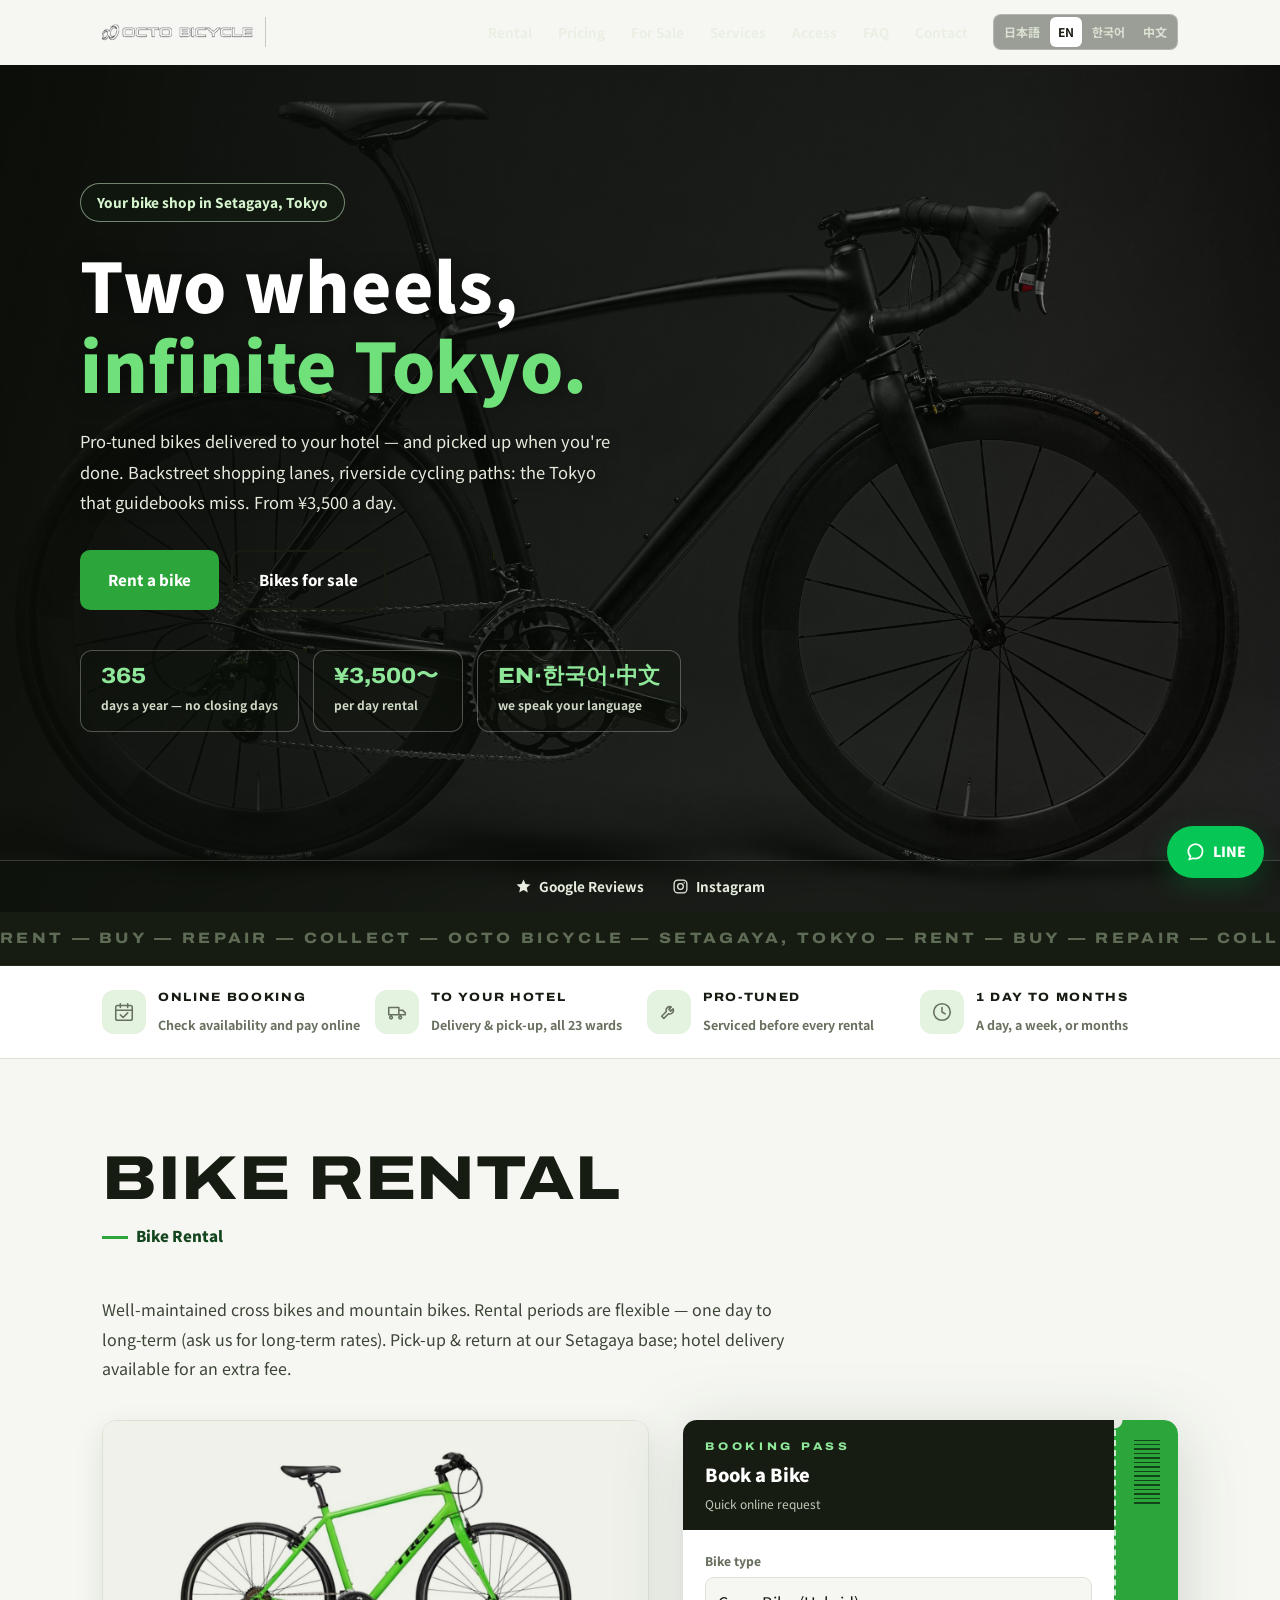
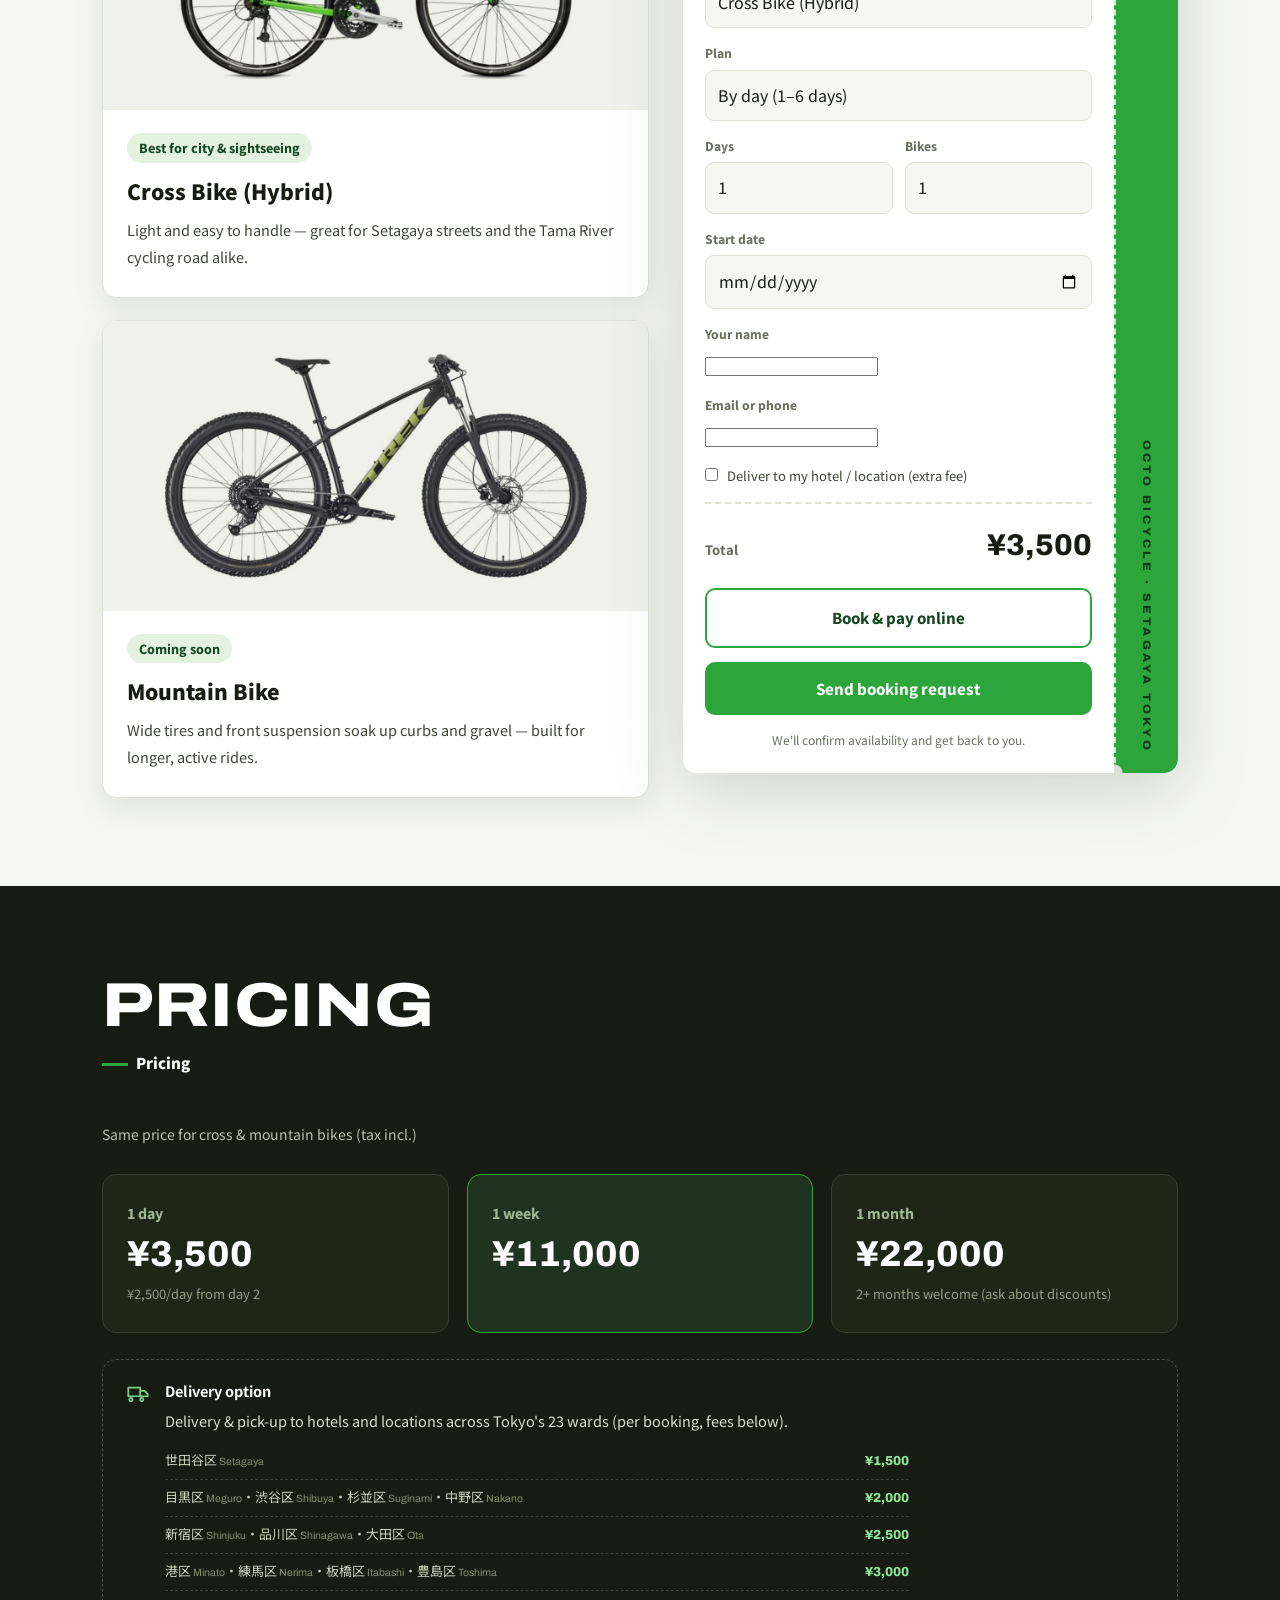
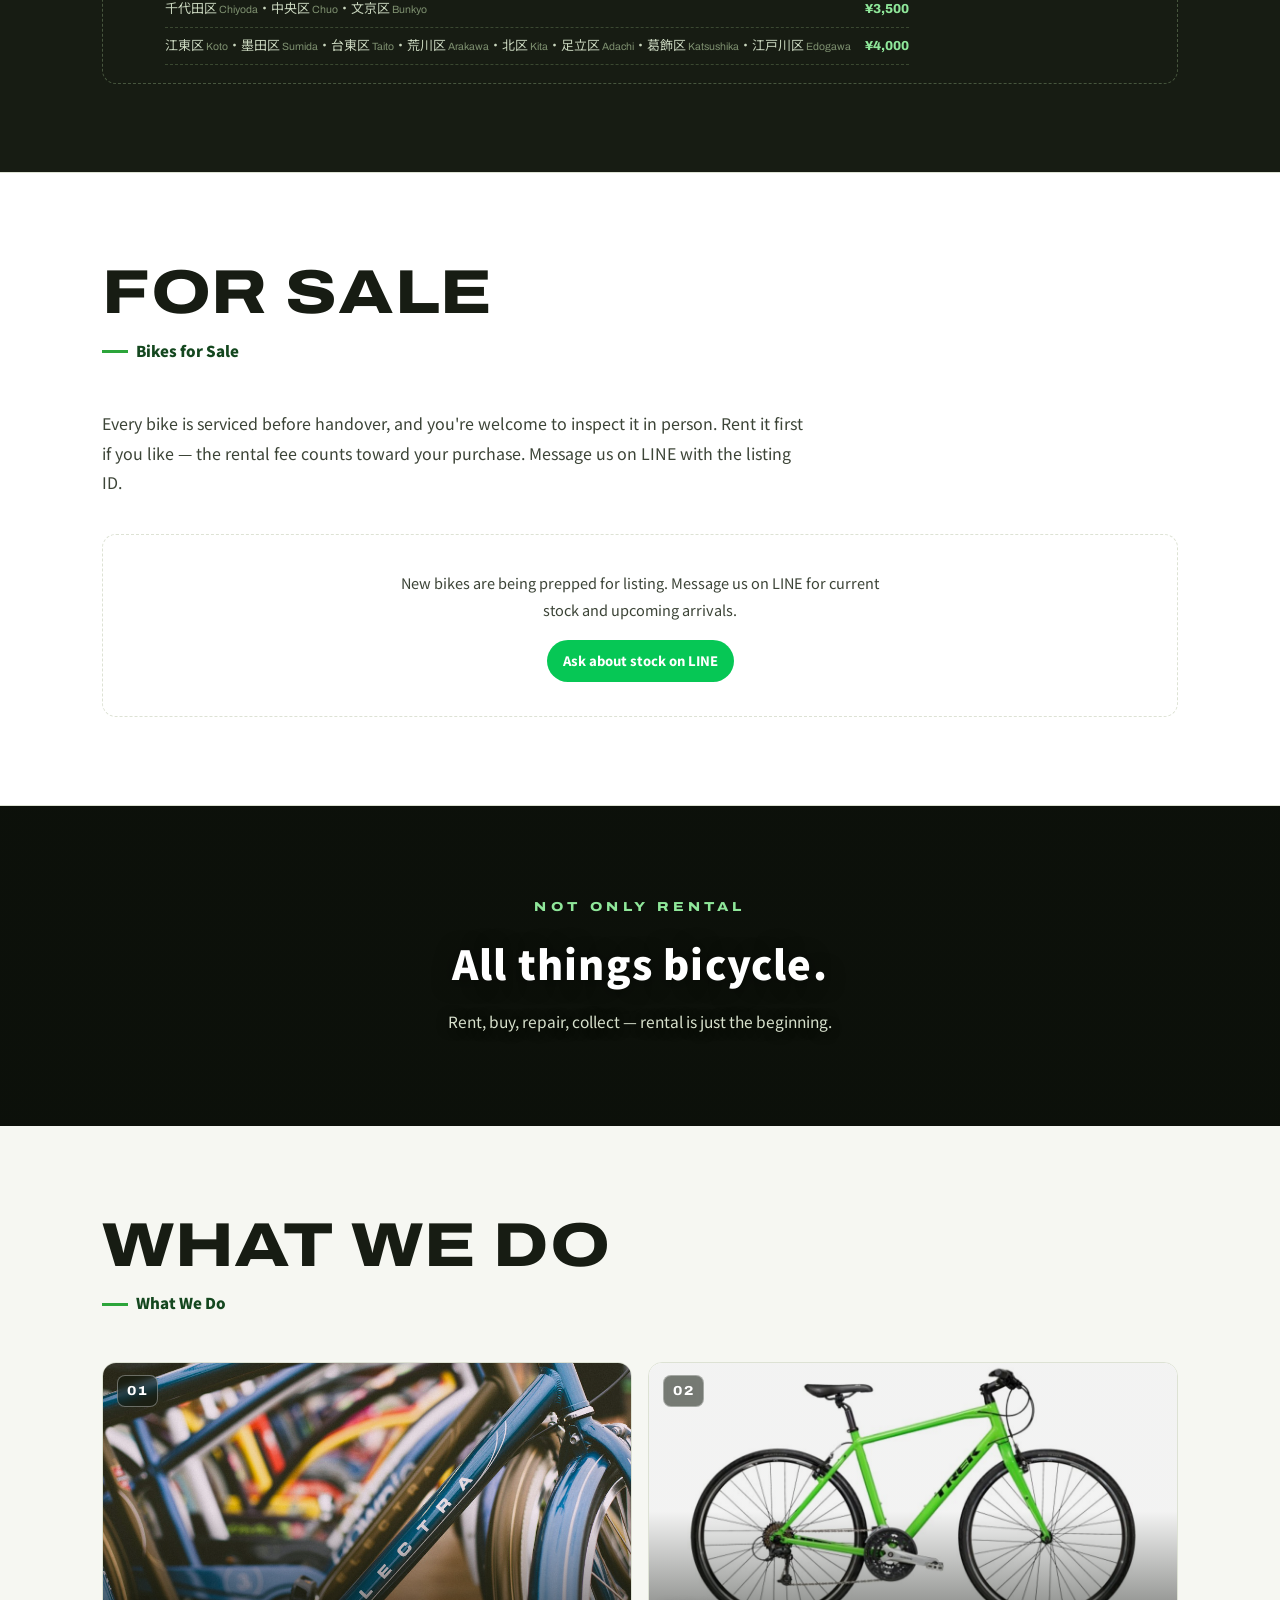
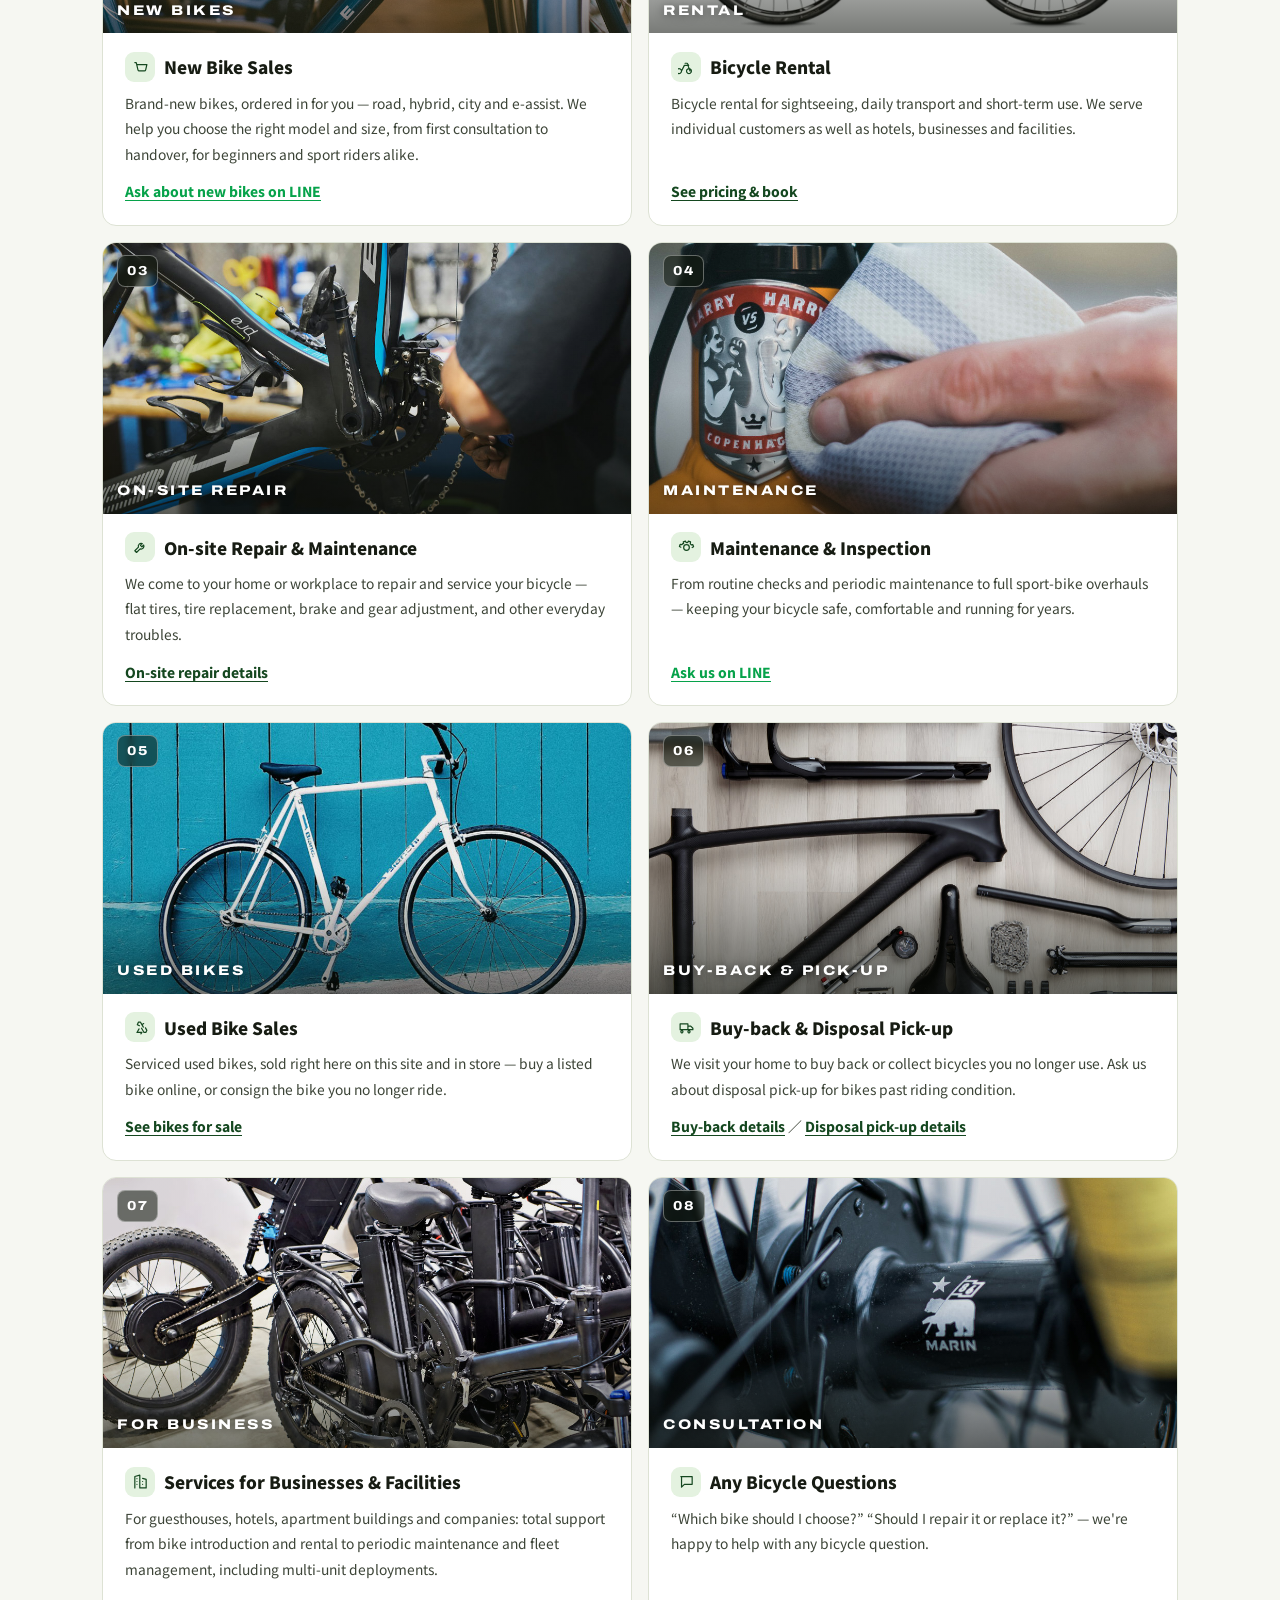
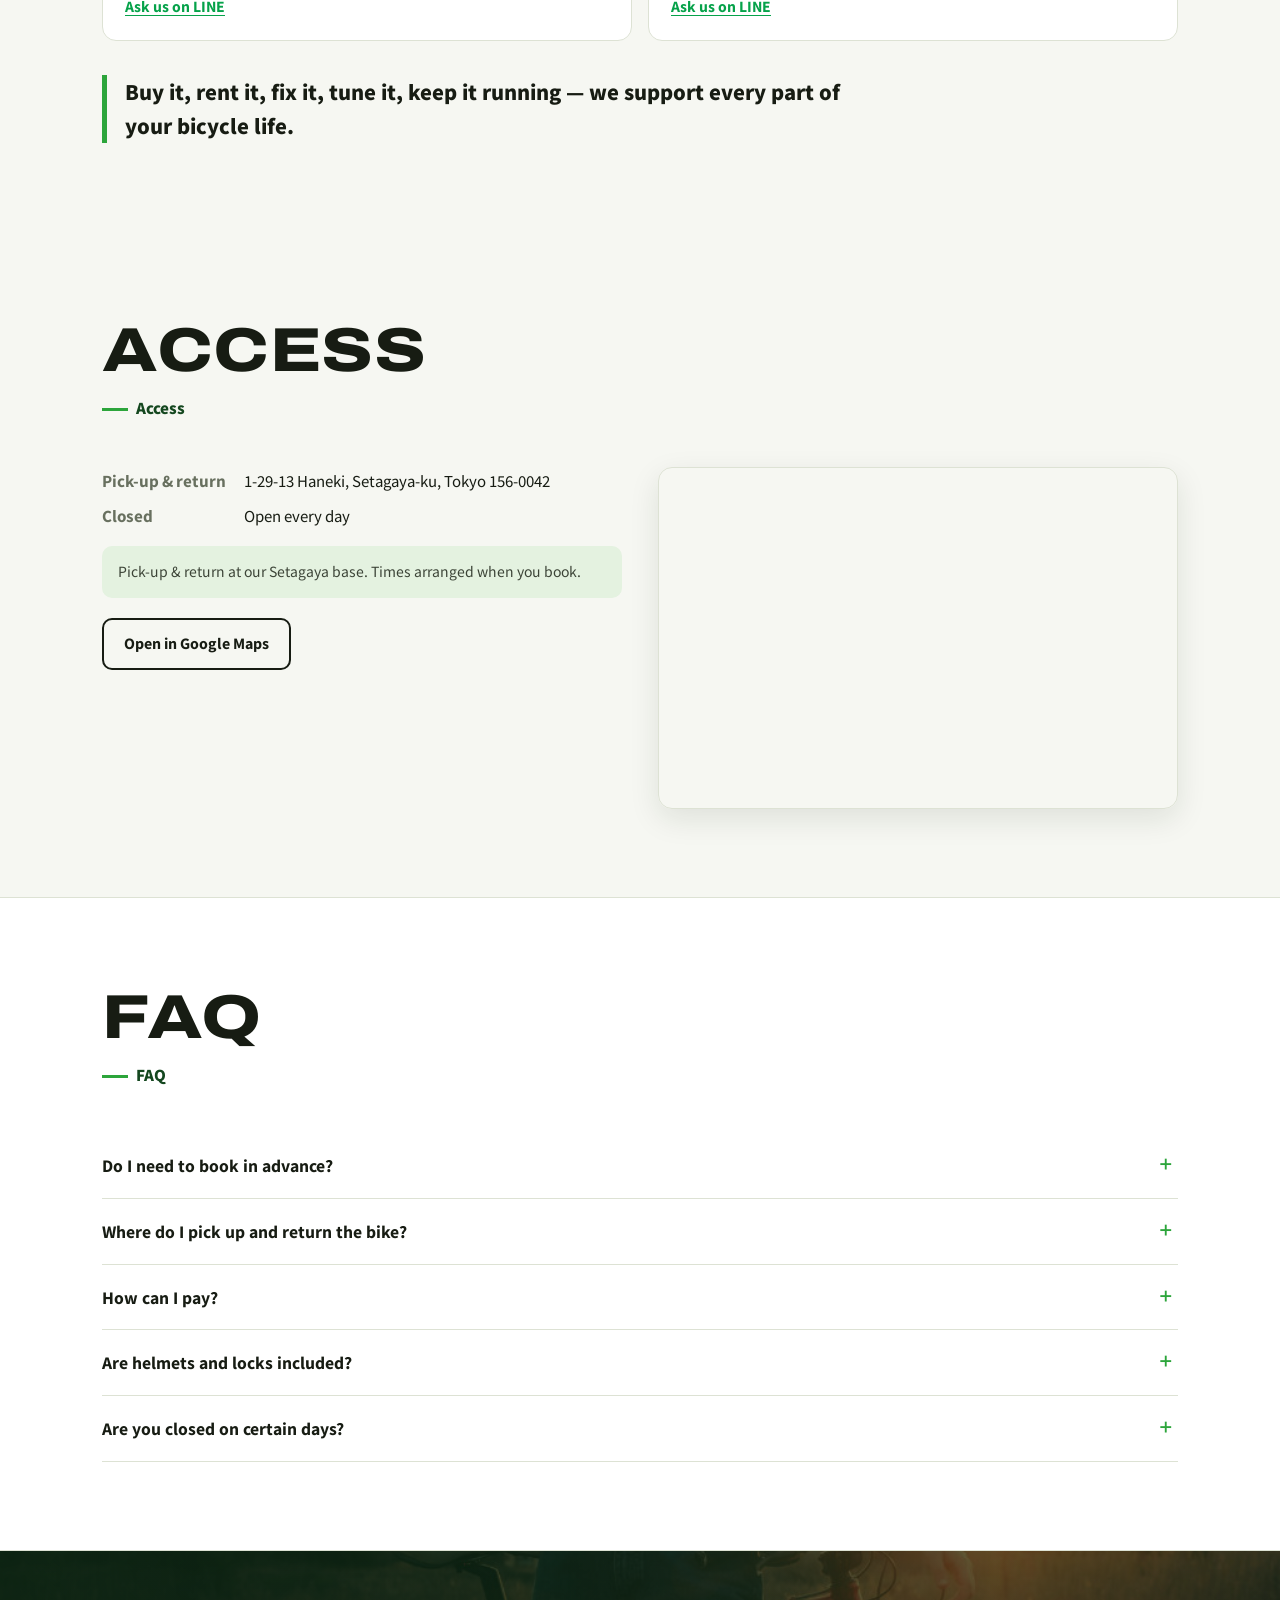
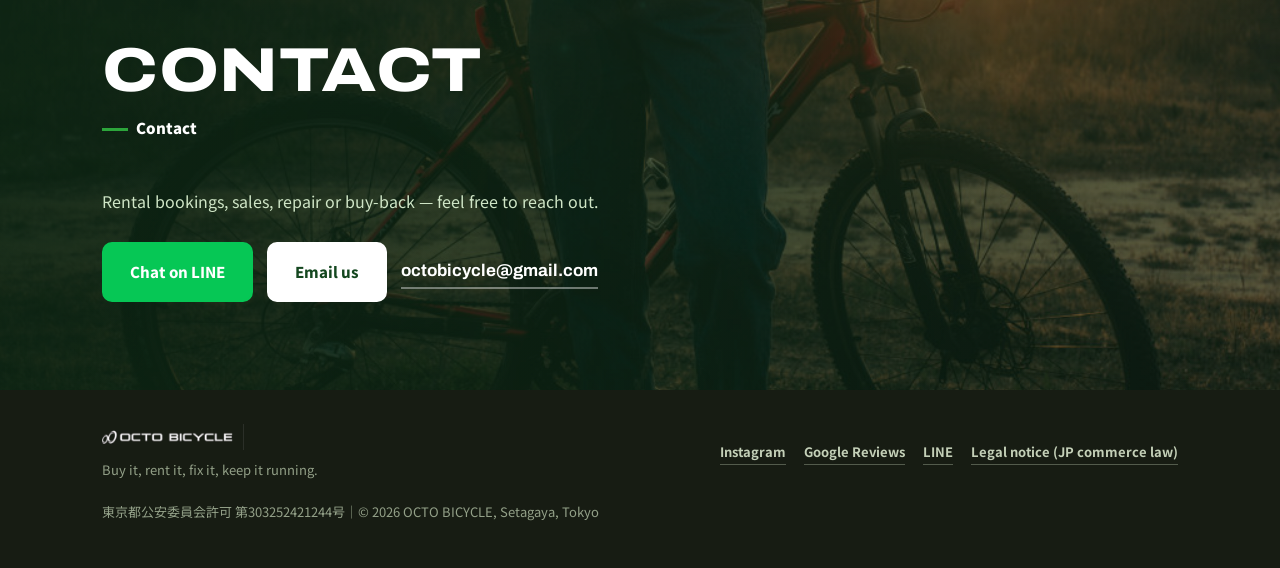
<file: index.html>
<!DOCTYPE html>
<html lang="ja">
<head>
<meta charset="UTF-8">
<meta name="viewport" content="width=device-width, initial-scale=1.0">
<title>OCTO BICYCLE｜世田谷のレンタサイクル・自転車屋</title>
<meta name="description" content="世田谷のレンタサイクル・自転車屋 OCTO BICYCLE。クロスバイク／マウンテンバイク ¥3,500/日〜、定休日なし、ホテル配達可。販売・出張修理・買取・廃車回収まで自転車のことは何でも。英語・韓国語・中国語OK。">
<meta name="keywords" content="レンタサイクル,自転車レンタル,世田谷,自転車販売,出張修理,自転車買取,廃車回収,bike rental tokyo,setagaya bike rental,自行车租赁,자전거 대여">

<link rel="canonical" href="https://octobicycle.com/">
<link rel="alternate" hreflang="ja" href="https://octobicycle.com/?lang=ja">
<link rel="alternate" hreflang="en" href="https://octobicycle.com/?lang=en">
<link rel="alternate" hreflang="ko" href="https://octobicycle.com/?lang=ko">
<link rel="alternate" hreflang="zh" href="https://octobicycle.com/?lang=zh">
<link rel="alternate" hreflang="x-default" href="https://octobicycle.com/?lang=en">

<meta property="og:type" content="website">
<meta property="og:title" content="OCTO BICYCLE｜世田谷のレンタサイクル・自転車屋">
<meta property="og:description" content="クロスバイク／マウンテンバイク ¥3,500/日〜・定休日なし・ホテル配達可。販売・出張修理・買取回収まで、自転車のことはぜんぶ。">
<meta property="og:url" content="https://octobicycle.com/">
<meta property="og:image" content="https://octobicycle.com/images/ogp.jpg">
<meta name="twitter:card" content="summary_large_image">

<link rel="icon" href="images/favicon.png?v=2">
<link rel="icon" href="favicon.ico?v=2" sizes="48x48 32x32 16x16">
<link rel="preconnect" href="https://fonts.googleapis.com">
<link rel="preconnect" href="https://fonts.gstatic.com" crossorigin>
<link href="https://fonts.googleapis.com/css2?family=Archivo:ital,wdth,wght@0,75..125,400..900;1,75..125,400..900&family=Noto+Sans+JP:wght@400;700;900&family=Noto+Sans+KR:wght@400;700;900&family=Noto+Sans+SC:wght@400;700;900&display=swap" rel="stylesheet">
<link rel="stylesheet" href="css/style.css">

<script type="application/ld+json">
{
  "@context": "https://schema.org",
  "@type": "BikeStore",
  "name": "OCTO BICYCLE",
  "image": "https://octobicycle.com/images/ogp.jpg",
  "url": "https://octobicycle.com/",
  "email": "octobicycle@gmail.com",
  "telephone": "+81-70-3227-6440",
  "priceRange": "¥2,500〜¥22,000",
  "address": {
    "@type": "PostalAddress",
    "streetAddress": "羽根木1-29-13",
    "addressLocality": "世田谷区",
    "addressRegion": "東京都",
    "postalCode": "156-0042",
    "addressCountry": "JP"
  },
  "makesOffer": [
    { "@type": "Offer", "name": "Bike Rental 1 Day (Cross / MTB)", "price": "3500", "priceCurrency": "JPY" },
    { "@type": "Offer", "name": "Bike Rental 1 Week", "price": "11000", "priceCurrency": "JPY" },
    { "@type": "Offer", "name": "Bike Rental 1 Month", "price": "22000", "priceCurrency": "JPY" }
  ],
  "availableLanguage": ["ja","en","ko","zh"]
}
</script>
</head>
<body>

<!-- ================= ヘッダー ================= -->
<header class="site">
  <div class="container site-inner">
    <a class="brand" href="#hero">
      <img src="images/logo-black.png" alt="OCTO BICYCLE" class="logo-b">
      <img src="images/logo-white.png" alt="" class="logo-w" aria-hidden="true">
    </a>
    <button id="burger" aria-label="メニュー" aria-expanded="false">☰</button>
    <nav class="main" id="nav">
      <a href="#rental" data-i18n="nav.rental">レンタル</a>
      <a href="#pricing" data-i18n="nav.pricing">料金</a>
      <a href="#usedbikes" id="navUsed" data-i18n="nav.used">販売車両</a>
      <a href="#services" data-i18n="nav.services">事業内容</a>
      <a href="#access" data-i18n="nav.access">アクセス</a>
      <a href="#faq" data-i18n="nav.faq">よくある質問</a>
      <a href="#contact" data-i18n="nav.contact">お問い合わせ</a>
    </nav>
    <div class="lang" role="group" aria-label="Language">
      <button class="lang-btn" data-lang="ja">日本語</button>
      <button class="lang-btn" data-lang="en">EN</button>
      <button class="lang-btn" data-lang="ko">한국어</button>
      <button class="lang-btn" data-lang="zh">中文</button>
    </div>
  </div>
</header>

<!-- ================= ヒーロー（写真全面） ================= -->
<section id="hero">
  <div class="hero-shade" aria-hidden="true"></div>
  <div class="container hero-inner">
    <span class="hero-kicker" data-i18n="hero.kicker">世田谷・羽根木の自転車店</span>
    <h1>
      <span data-i18n="hero.title1">自転車のことは、</span><br>
      <span class="l2" data-i18n="hero.title2">ぜんぶ。</span>
    </h1>
    <p class="hero-lead" data-i18n="hero.lead"></p>
    <div class="hero-actions">
      <a class="btn btn-primary btn-green" href="#booking" data-i18n="hero.cta">レンタルを予約する</a>
      <a class="btn btn-hero-ghost" href="#usedbikes" data-i18n="hero.cta2">販売車両を見る</a>
    </div>
    <div class="hero-stats">
      <div class="stat"><b>365</b><span data-i18n="stat.open">日営業・定休日なし</span></div>
      <div class="stat"><b>¥3,500〜</b><span data-i18n="stat.price">1日レンタル</span></div>
      <div class="stat"><b>EN·한국어·中文</b><span data-i18n="stat.lang">外国語対応OK</span></div>
    </div>
  </div>
  <div class="trust">
    <div class="container trust-inner">
      <a id="lnkReview" target="_blank" rel="noopener">
        <svg viewBox="0 0 24 24" fill="currentColor"><path d="M12 2l2.9 6.3 6.9.7-5.2 4.6 1.5 6.7L12 16.9 5.9 20.3l1.5-6.7L2.2 9l6.9-.7z"/></svg>
        <span data-i18n="trust.review">Googleクチコミ</span>
      </a>
      <a id="lnkInsta" target="_blank" rel="noopener">
        <svg viewBox="0 0 24 24" fill="none" stroke="currentColor" stroke-width="1.8"><rect x="3" y="3" width="18" height="18" rx="5"/><circle cx="12" cy="12" r="4"/><circle cx="17.2" cy="6.8" r="1" fill="currentColor" stroke="none"/></svg>
        <span data-i18n="trust.insta">Instagram</span>
      </a>
    </div>
  </div>
</section>

<div class="marquee" aria-hidden="true">
  <div class="marquee-track">
    <span>RENT — BUY — REPAIR — COLLECT — OCTO BICYCLE — SETAGAYA, TOKYO —&nbsp;</span>
    <span>RENT — BUY — REPAIR — COLLECT — OCTO BICYCLE — SETAGAYA, TOKYO —&nbsp;</span>
  </div>
</div>

<!-- ================= 特徴バー ================= -->
<section class="feat-strip" aria-label="OCTO BICYCLE features">
  <div class="container feat-grid">
    <div class="feat">
      <span class="feat-ic"><svg viewBox="0 0 24 24" fill="none" stroke="currentColor" stroke-width="1.7" stroke-linecap="round" stroke-linejoin="round"><rect x="3" y="5" width="18" height="16" rx="2"/><path d="M3 10h18M8 3v4M16 3v4M8 15l3 3 5-5"/></svg></span>
      <div><b>ONLINE BOOKING</b><span data-i18n="feat.book">簡単オンライン予約</span></div>
    </div>
    <div class="feat">
      <span class="feat-ic"><svg viewBox="0 0 24 24" fill="none" stroke="currentColor" stroke-width="1.7" stroke-linecap="round" stroke-linejoin="round"><path d="M3 7h11v8H3zM14 10h4l3 3v2h-7zM7 18a1.5 1.5 0 1 0 0 .01M17 18a1.5 1.5 0 1 0 0 .01"/></svg></span>
      <div><b>TO YOUR HOTEL</b><span data-i18n="feat.delivery">ホテル・指定場所へ配達</span></div>
    </div>
    <div class="feat">
      <span class="feat-ic"><svg viewBox="0 0 24 24" fill="none" stroke="currentColor" stroke-width="1.7" stroke-linecap="round" stroke-linejoin="round"><path d="M14.5 6.5a4 4 0 0 0-5.4 5L4 16.6 6.4 19l5.1-5.1a4 4 0 0 0 5-5.4l-2.6 2.6-2-2z"/></svg></span>
      <div><b>PRO-TUNED</b><span data-i18n="feat.pro">プロ整備の車両</span></div>
    </div>
    <div class="feat">
      <span class="feat-ic"><svg viewBox="0 0 24 24" fill="none" stroke="currentColor" stroke-width="1.7" stroke-linecap="round" stroke-linejoin="round"><circle cx="12" cy="12" r="9"/><path d="M12 7v5l3.5 2"/></svg></span>
      <div><b>1 DAY TO MONTHS</b><span data-i18n="feat.flex">1日から長期まで、期間は自由</span></div>
    </div>
  </div>
</section>

<!-- ================= レンタル（車種＋予約） ================= -->
<section class="sec" id="rental">
  <div class="container">
    <div class="sec-head rv">
      <p class="disp">BIKE RENTAL</p>
      <h2 data-i18n="rental.heading">レンタサイクル</h2>
    </div>
    <p class="rental-lead" data-i18n="rental.lead"></p>
    <div class="rental-grid rv">
      <div class="bike-cards" id="bikeCards"></div>

      <!-- 予約チケット（搭乗券スタイル） -->
      <div class="ticket" id="booking">
        <div class="ticket-main">
        <div class="ticket-head">
          <span class="ticket-label">BOOKING PASS</span>
          <b data-i18n="book.title">レンタル予約</b>
          <span class="ticket-sub" data-i18n="book.sub">オンラインで簡単リクエスト</span>
        </div>
        <div class="ticket-body">
          <div class="field">
            <label for="bkBike" data-i18n="book.bike">車種</label>
            <select id="bkBike"></select>
          </div>
          <div class="field">
            <label for="bkPlan" data-i18n="book.plan">プラン</label>
            <select id="bkPlan"></select>
          </div>
          <div class="field-row">
            <div class="field" id="bkDaysWrap">
              <label for="bkDays" data-i18n="book.days">日数</label>
              <input type="number" id="bkDays" min="1" max="6" value="1">
            </div>
            <div class="field">
              <label for="bkQty" data-i18n="book.qty">台数</label>
              <input type="number" id="bkQty" min="1" max="10" value="1">
            </div>
          </div>
          <div class="field" id="bkMonthsWrap" hidden>
            <label for="bkMonths" data-i18n="book.months">ヶ月数</label>
            <input type="number" id="bkMonths" min="1" max="12" value="1">
          </div>
          <div class="field">
            <label for="bkStart" data-i18n="book.start">開始日</label>
            <input type="date" id="bkStart">
            <p class="avail" id="bkAvail" hidden></p>
          </div>
          <div class="field">
            <label for="bkName" data-i18n="book.name">お名前</label>
            <input type="text" id="bkName" autocomplete="name">
          </div>
          <div class="field">
            <label for="bkContact" data-i18n="book.contact">メールまたは電話番号</label>
            <input type="text" id="bkContact" autocomplete="email" inputmode="email">
          </div>
          <label class="check">
            <input type="checkbox" id="bkDelivery">
            <span data-i18n="book.delivery">ホテル・指定場所への配達を希望（別途料金）</span>
          </label>
          <div class="field" id="bkAreaWrap" hidden>
            <label for="bkArea" data-i18n="book.area">お届けエリア</label>
            <select id="bkArea"></select>
          </div>
          <div class="ticket-total">
            <span class="lbl" data-i18n="book.total">合計</span>
            <span class="amt" id="bkTotal">¥3,500</span>
          </div>
          <p class="hint" id="bkWeekHint" hidden data-i18n="book.weekHint"></p>
          <p class="hint" id="bkLongHint" hidden data-i18n="book.longHint"></p>
          <p class="hint hint-delivery" id="bkDeliveryHint" hidden data-i18n="book.deliveryHint"></p>
          <p class="hint hint-ok" id="bkDone" hidden data-i18n="book.done"></p>
          <p class="hint hint-delivery" id="bkErr" hidden data-i18n="book.err"></p>
          <a class="btn pay" id="bkPay" hidden target="_blank" rel="noopener" data-i18n="book.pay">オンライン決済で予約</a>
          <button class="btn" id="bkSubmit" data-i18n="book.submit">この内容で予約リクエスト</button>
          <p class="ticket-note" data-i18n="book.note"></p>
        </div>
        </div>
        <div class="ticket-stub" aria-hidden="true">
          <span class="stub-code"></span>
          <span class="stub-text">OCTO BICYCLE · SETAGAYA TOKYO</span>
        </div>
      </div>
    </div>
  </div>
</section>

<!-- ================= 料金 ================= -->
<section class="sec" id="pricing">
  <div class="container">
    <div class="sec-head rv">
      <p class="disp">PRICING</p>
      <h2 data-i18n="pricing.heading">料金</h2>
    </div>
    <p class="price-common" data-i18n="pricing.common"></p>
    <div class="price-grid rv">
      <div class="price-cell">
        <p class="plan" data-i18n="pricing.day">1日</p>
        <p class="val" id="priceDay">¥3,500</p>
        <p class="note" id="priceDayNote"></p>
      </div>
      <div class="price-cell hl">
        <p class="plan" data-i18n="pricing.week">1週間</p>
        <p class="val" id="priceWeek">¥11,000</p>
      </div>
      <div class="price-cell">
        <p class="plan" data-i18n="pricing.month">1ヶ月</p>
        <p class="val" id="priceMonth">¥22,000</p>
        <p class="note" data-i18n="pricing.monthNote">2ヶ月以上の長期もOK</p>
      </div>
    </div>
    <div class="delivery-box">
      <svg viewBox="0 0 24 24" fill="none" stroke="currentColor" stroke-width="1.6" stroke-linecap="round" stroke-linejoin="round"><path d="M3 7h11v8H3zM14 10h4l3 3v2h-7zM7 18a1.5 1.5 0 1 0 0 .01M17 18a1.5 1.5 0 1 0 0 .01"/></svg>
      <div>
        <b data-i18n="pricing.deliveryTitle">配達オプション</b>
        <span id="deliveryNote"></span>
        <div class="dfee-table" id="deliveryFees"></div>
      </div>
    </div>
  </div>
</section>

<!-- ================= 販売車両（中古販売） ================= -->
<section class="sec sec-alt" id="usedbikes">
  <div class="container">
    <div class="sec-head rv">
      <p class="disp">FOR SALE</p>
      <h2 data-i18n="usedbikes.heading">販売車両</h2>
    </div>
    <p class="rental-lead" data-i18n="usedbikes.lead"></p>
    <div class="used-grid" id="usedList"></div>
  </div>
</section>

<!-- ================= ブリッジ（レンタル→事業内容） ================= -->
<section class="photo-band">
  <div class="pb-inner rv">
    <p class="pb-disp">NOT ONLY RENTAL</p>
    <h2 data-i18n="bridge.title">自転車のことは、ぜんぶ。</h2>
    <p class="pb-sub" data-i18n="bridge.sub">借りる・買う・直す・引き取る。レンタルのその先も、OCTO BICYCLEにおまかせください。</p>
  </div>
</section>

<!-- ================= 事業内容 ================= -->
<section class="sec" id="services">
  <div class="container">
    <div class="sec-head rv">
      <p class="disp">WHAT WE DO</p>
      <h2 data-i18n="services.heading">事業内容</h2>
    </div>
    <div class="svc-grid rv" id="serviceList"></div>
    <p class="svc-closing" id="servicesClosing"></p>
  </div>
</section>

<!-- ================= アクセス ================= -->
<section class="sec" id="access">
  <div class="container">
    <div class="sec-head rv">
      <p class="disp">ACCESS</p>
      <h2 data-i18n="access.heading">アクセス</h2>
    </div>
    <div class="access-grid rv">
      <div class="access-info">
        <dl>
          <dt data-i18n="access.pickup">貸出・返却場所</dt>
          <dd id="addr"></dd>
          <dt data-i18n="access.closed">定休日</dt>
          <dd id="closedDays"></dd>
        </dl>
        <p class="access-note" id="locNote"></p>
        <a class="btn btn-ghost" id="mapLink" target="_blank" rel="noopener" data-i18n="access.map">Googleマップで開く</a>
      </div>
      <div class="map-wrap">
        <iframe id="mapFrame" title="OCTO BICYCLE map" loading="lazy" referrerpolicy="no-referrer-when-downgrade"></iframe>
      </div>
    </div>
  </div>
</section>

<!-- ================= FAQ ================= -->
<section class="sec sec-alt" id="faq">
  <div class="container">
    <div class="sec-head rv">
      <p class="disp">FAQ</p>
      <h2 data-i18n="faq.heading">よくある質問</h2>
    </div>
    <div id="faqList" class="rv"></div>
  </div>
</section>

<!-- ================= お問い合わせ（写真背景） ================= -->
<section class="sec" id="contact">
  <div class="container">
    <div class="sec-head rv">
      <p class="disp">CONTACT</p>
      <h2 data-i18n="contact.heading">お問い合わせ</h2>
    </div>
    <p class="contact-lead" data-i18n="contact.lead"></p>
    <div class="contact-actions">
      <a class="btn btn-line" id="lnkLineContact" target="_blank" rel="noopener" data-i18n="contact.line">LINEで相談する</a>
      <a class="btn" data-email-href href="#" data-i18n="contact.email">メールする</a>
      <a class="contact-mail" data-email href="#">octobicycle@gmail.com</a>
    </div>
  </div>
</section>

<!-- ================= フッター ================= -->
<footer class="site">
  <div class="container foot-inner">
    <div>
      <img src="images/logo-white.png" alt="OCTO BICYCLE" class="foot-logo">
      <p class="tag" data-i18n="footer.tagline">買う・借りる・直す・整える・長く使う。</p>
    </div>
    <div class="foot-links">
      <a id="footInsta" target="_blank" rel="noopener">Instagram</a>
      <a id="footReview" target="_blank" rel="noopener" data-i18n="trust.review">Googleクチコミ</a>
      <a id="footLine" target="_blank" rel="noopener">LINE</a>
      <a href="tokushoho.html" data-i18n="footer.legal">特定商取引法に基づく表記</a>
    </div>
    <p><span id="footLicense" hidden></span>© 2026 OCTO BICYCLE, Setagaya, Tokyo</p>
  </div>
</footer>

<!-- フローティングLINEボタン -->
<a id="lineFab" class="line-fab" target="_blank" rel="noopener" hidden aria-label="LINEで相談">
  <svg viewBox="0 0 24 24" fill="none" stroke="currentColor" stroke-width="2" stroke-linecap="round" stroke-linejoin="round" aria-hidden="true"><path d="M21 11.5a8.5 8.5 0 0 1-8.5 8.5c-1 0-2-.17-2.9-.5L5 21l1.6-3.8A8.5 8.5 0 1 1 21 11.5z"/></svg>
  <span data-i18n="fab.line">LINEで相談</span>
</a>

<!-- スマホ固定CTA -->
<div id="stickyCta"><a href="#booking" data-i18n="sticky.book">予約する</a></div>

<script src="js/config.js"></script>
<script src="js/i18n.js"></script>
<script src="js/main.js"></script>
</body>
</html>
</file>
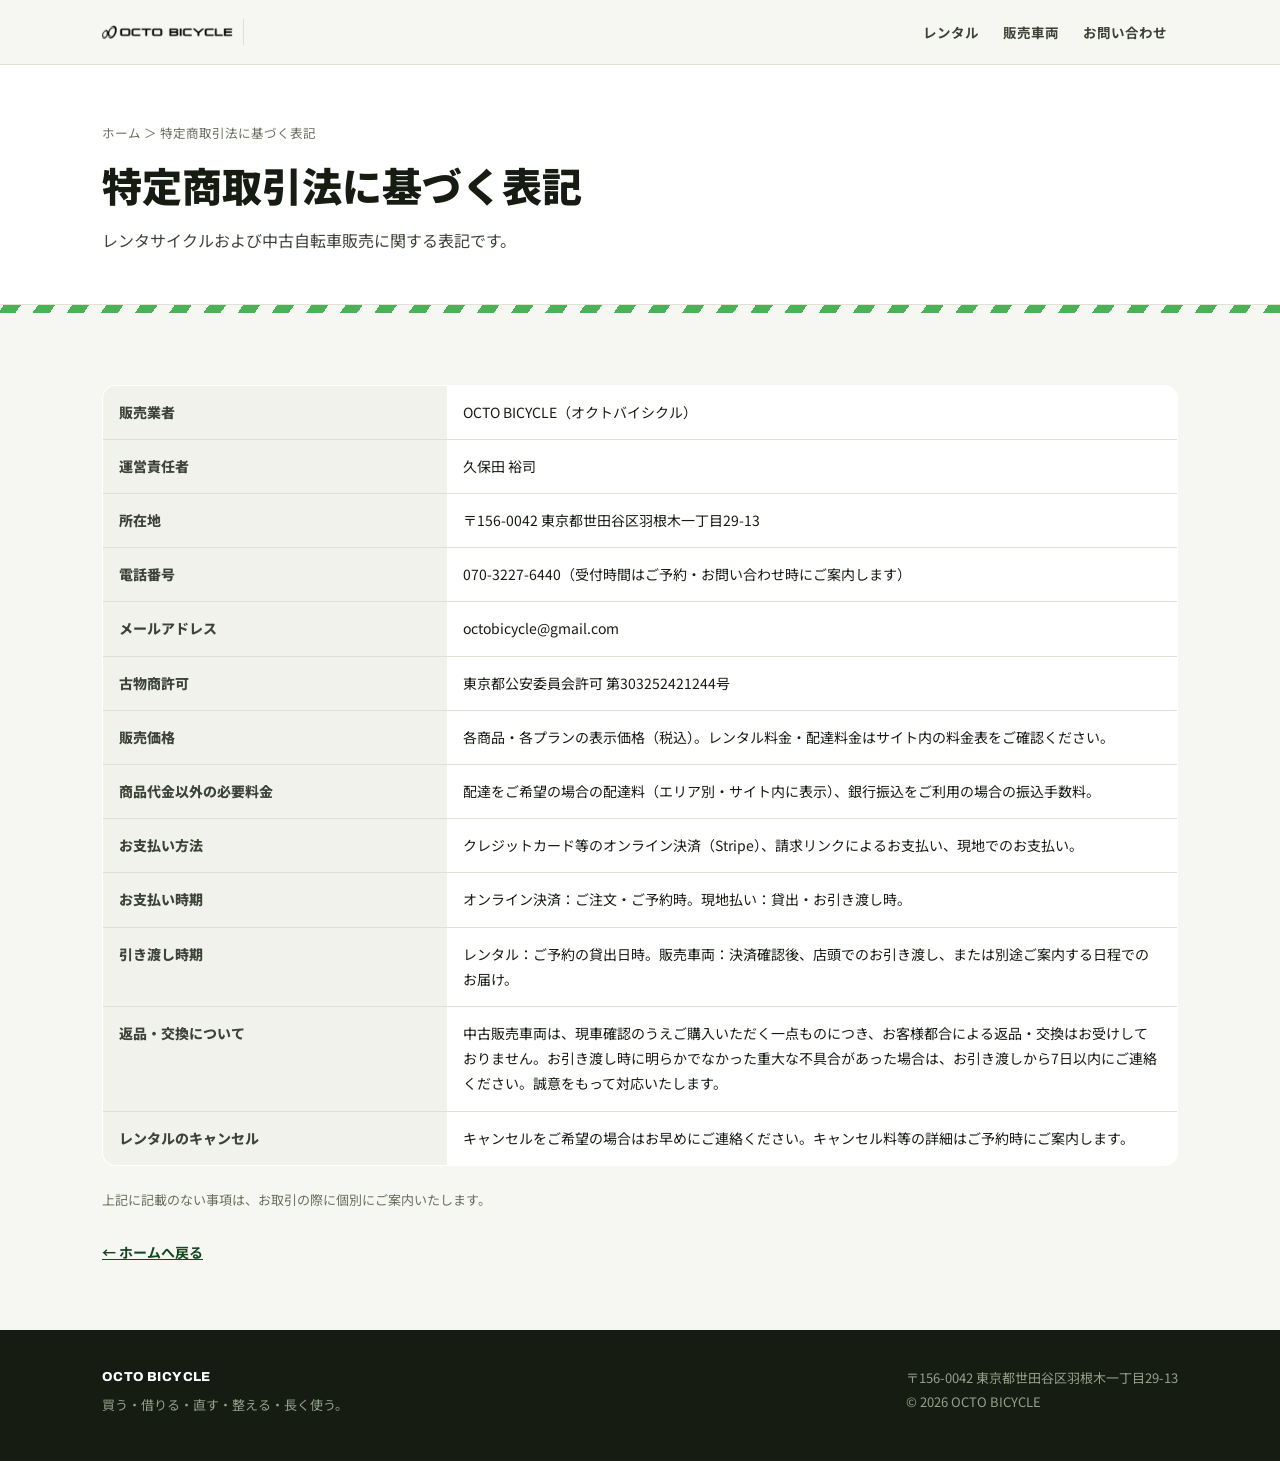
<file: tokushoho.html>
<!DOCTYPE html>
<html lang="ja">
<head>
<meta charset="UTF-8">
<meta name="viewport" content="width=device-width, initial-scale=1.0">
<meta name="robots" content="noindex">
<title>特定商取引法に基づく表記｜OCTO BICYCLE</title>
<link rel="canonical" href="https://octobicycle.com/tokushoho.html">
<link rel="icon" href="images/favicon.png">
<link rel="preconnect" href="https://fonts.googleapis.com">
<link rel="preconnect" href="https://fonts.gstatic.com" crossorigin>
<link href="https://fonts.googleapis.com/css2?family=Archivo:ital,wdth,wght@0,75..125,400..900;1,75..125,400..900&family=Noto+Sans+JP:wght@400;700;900&display=swap" rel="stylesheet">
<link rel="stylesheet" href="css/style.css">
</head>
<body>

<header class="site">
  <div class="container site-inner">
    <a class="brand" href="index.html"><img src="images/logo-black.png" alt="OCTO BICYCLE" style="height:26px;width:auto"></a>
    <nav class="main static-nav">
      <a href="index.html#rental">レンタル</a>
      <a href="index.html#usedbikes">販売車両</a>
      <a href="index.html#contact">お問い合わせ</a>
    </nav>
  </div>
</header>

<section class="page-hero">
  <div class="container">
    <p class="crumb"><a href="index.html">ホーム</a> ＞ 特定商取引法に基づく表記</p>
    <h1>特定商取引法に基づく表記</h1>
    <p class="page-lead">レンタサイクルおよび中古自転車販売に関する表記です。</p>
  </div>
</section>

<div class="stripe" aria-hidden="true"></div>

<main class="page-body">
  <div class="container">
    <table class="legal-table">
      <tr><th>販売業者</th><td>OCTO BICYCLE（オクトバイシクル）</td></tr>
      <tr><th>運営責任者</th><td>久保田 裕司</td></tr>
      <tr><th>所在地</th><td>〒156-0042 東京都世田谷区羽根木一丁目29-13</td></tr>
      <tr><th>電話番号</th><td>070-3227-6440（受付時間はご予約・お問い合わせ時にご案内します）</td></tr>
      <tr><th>メールアドレス</th><td>octobicycle@gmail.com</td></tr>
      <tr><th>古物商許可</th><td>東京都公安委員会許可 第303252421244号</td></tr>
      <tr><th>販売価格</th><td>各商品・各プランの表示価格（税込）。レンタル料金・配達料金はサイト内の料金表をご確認ください。</td></tr>
      <tr><th>商品代金以外の必要料金</th><td>配達をご希望の場合の配達料（エリア別・サイト内に表示）、銀行振込をご利用の場合の振込手数料。</td></tr>
      <tr><th>お支払い方法</th><td>クレジットカード等のオンライン決済（Stripe）、請求リンクによるお支払い、現地でのお支払い。</td></tr>
      <tr><th>お支払い時期</th><td>オンライン決済：ご注文・ご予約時。現地払い：貸出・お引き渡し時。</td></tr>
      <tr><th>引き渡し時期</th><td>レンタル：ご予約の貸出日時。販売車両：決済確認後、店頭でのお引き渡し、または別途ご案内する日程でのお届け。</td></tr>
      <tr><th>返品・交換について</th><td>中古販売車両は、現車確認のうえご購入いただく一点ものにつき、お客様都合による返品・交換はお受けしておりません。お引き渡し時に明らかでなかった重大な不具合があった場合は、お引き渡しから7日以内にご連絡ください。誠意をもって対応いたします。</td></tr>
      <tr><th>レンタルのキャンセル</th><td>キャンセルをご希望の場合はお早めにご連絡ください。キャンセル料等の詳細はご予約時にご案内します。</td></tr>
    </table>
    <p style="margin-top:22px;font-size:13px;color:#68705F">上記に記載のない事項は、お取引の際に個別にご案内いたします。</p>
    <p class="related" style="margin-top:28px"><a href="index.html">← ホームへ戻る</a></p>
  </div>
</main>

<footer class="site">
  <div class="container foot-inner">
    <div>
      <b>OCTO BICYCLE</b>
      <p class="tag">買う・借りる・直す・整える・長く使う。</p>
    </div>
    <p>〒156-0042 東京都世田谷区羽根木一丁目29-13<br>© 2026 OCTO BICYCLE</p>
  </div>
</footer>
</body>
</html>
</file>
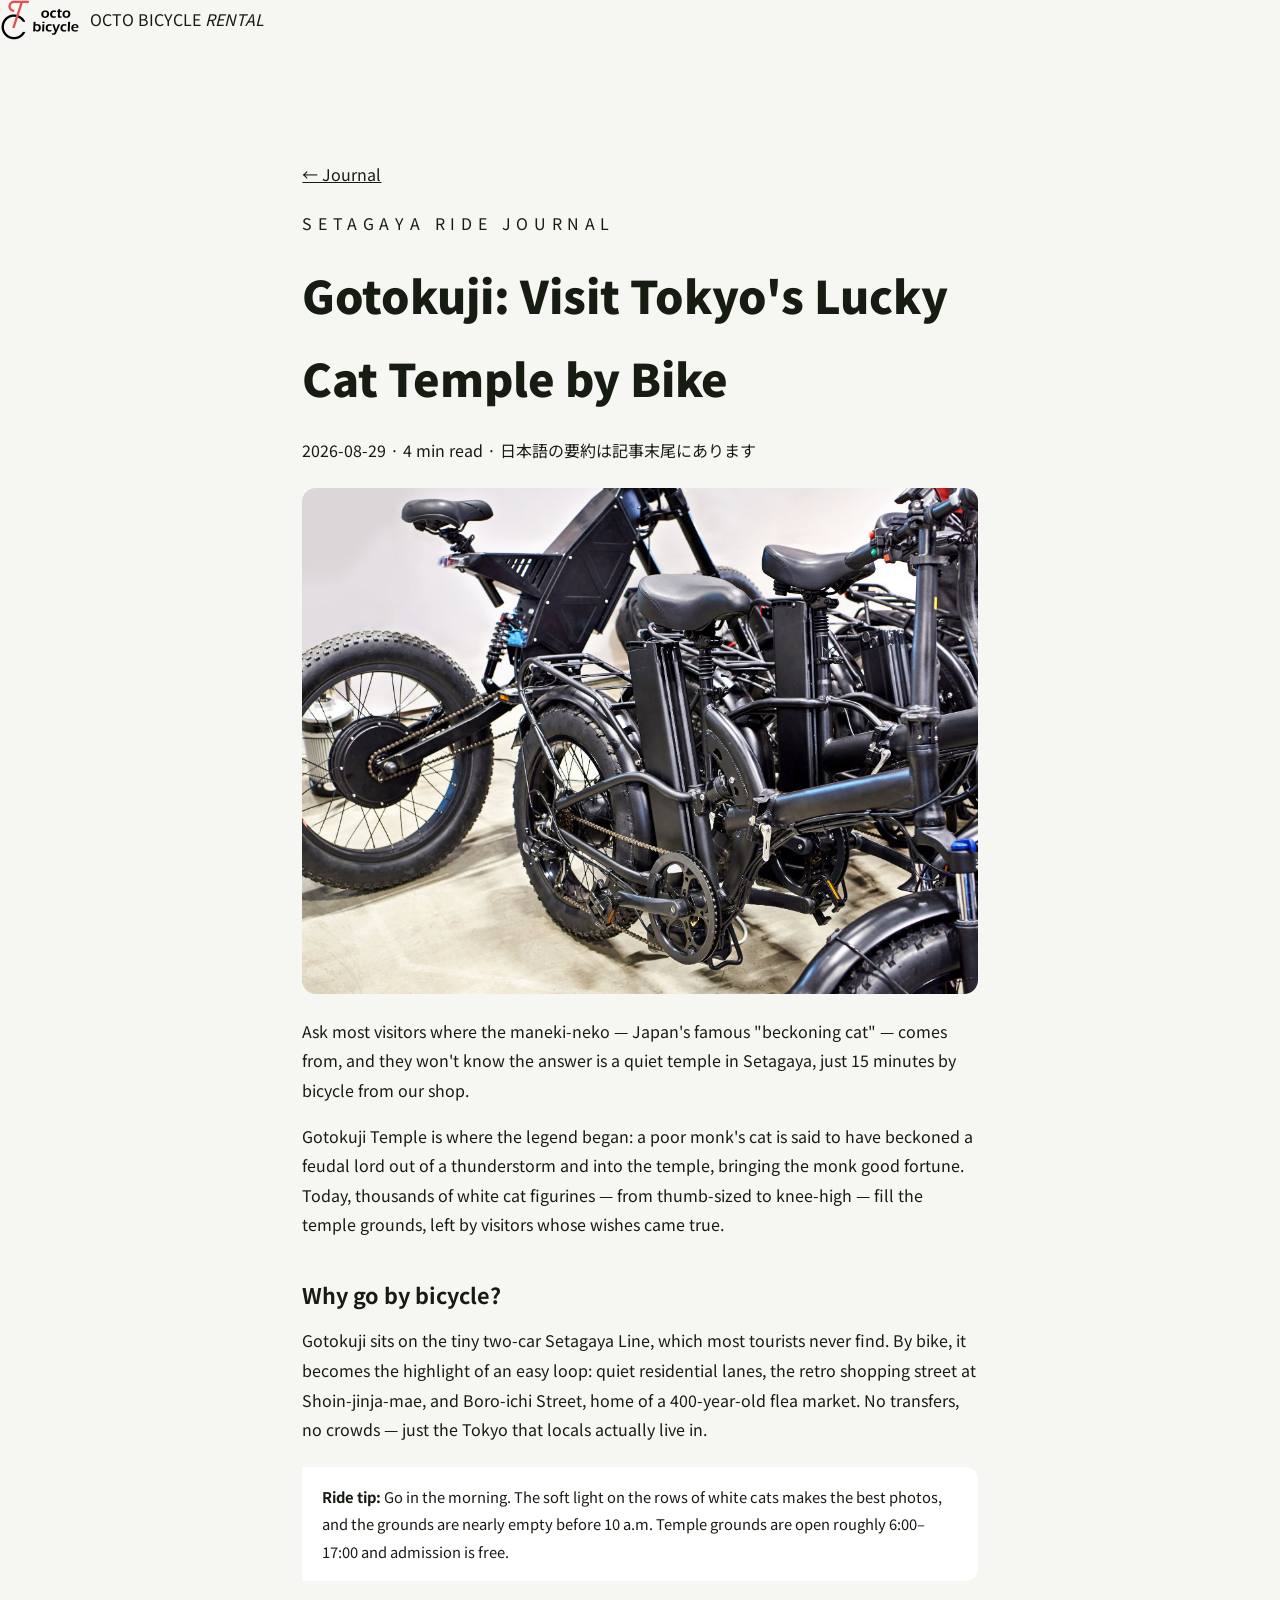
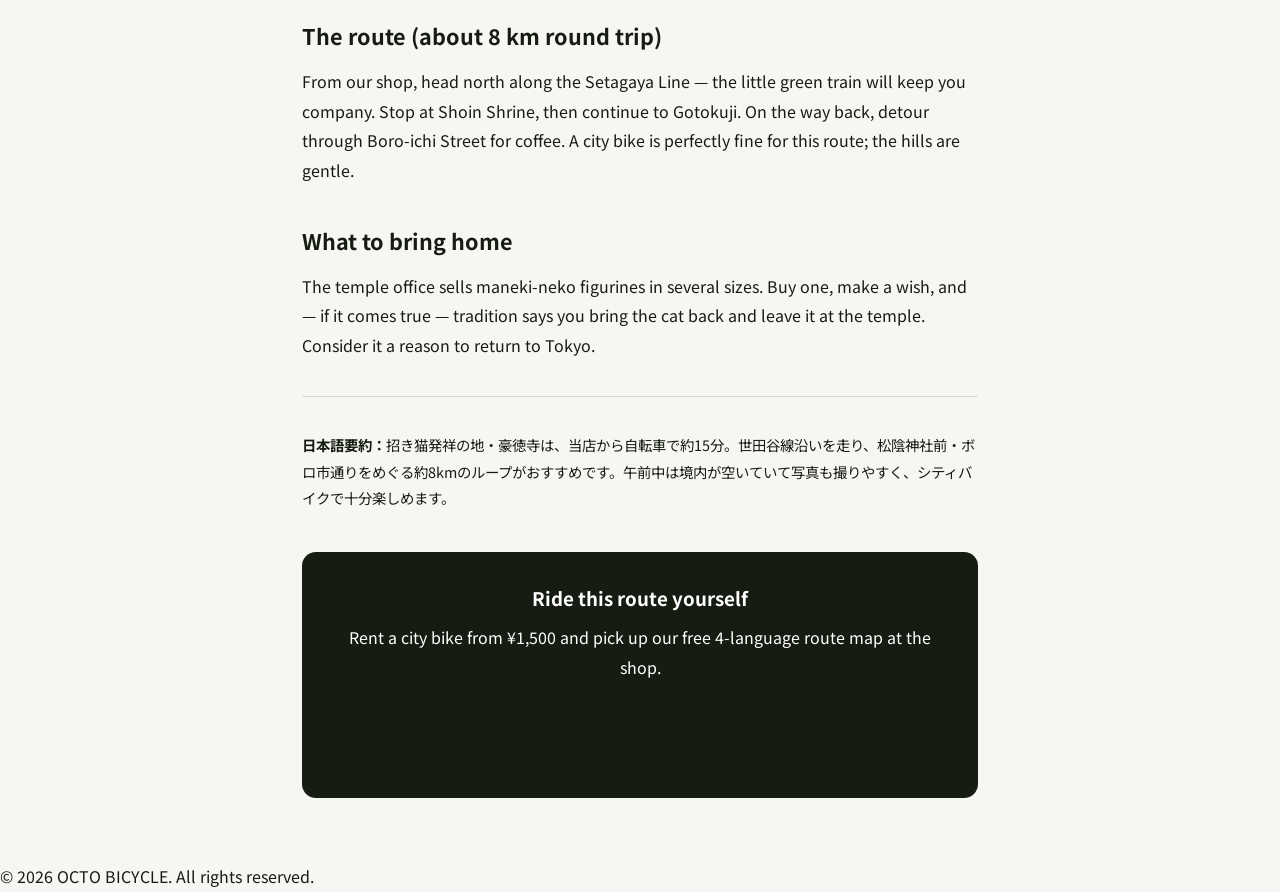
<file: blog/gotokuji-lucky-cat.html>
<!DOCTYPE html>
<html lang="en">
<head>
<meta charset="UTF-8">
<meta name="viewport" content="width=device-width, initial-scale=1.0">
<!-- ================================================================
  ジャーナル記事テンプレート
  新しい記事を書くときは、このファイルをコピーして
  ① title / description / OGP / canonical のURLと文言
  ② <article> の中身
  を書き換え、js/config.js の posts と sitemap.xml に1件追加してください。
================================================================ -->
<title>Gotokuji: Visit Tokyo's Lucky Cat Temple by Bike | OCTO BICYCLE Journal</title>
<meta name="description" content="1,000 beckoning maneki-neko cats, 15 minutes by bicycle from our Setagaya shop. How to get there, what to see, and the best photo spots.">
<link rel="canonical" href="https://octobicycle.com/rental/blog/gotokuji-lucky-cat.html">
<meta property="og:type" content="article">
<meta property="og:title" content="Gotokuji: Visit Tokyo's Lucky Cat Temple by Bike">
<meta property="og:description" content="1,000 beckoning cats, 15 minutes from our shop. Tokyo's best-kept secret, by bicycle.">
<meta property="og:url" content="https://octobicycle.com/rental/blog/gotokuji-lucky-cat.html">
<meta property="og:image" content="https://octobicycle.com/rental/images/area2.jpg">
<link rel="icon" href="../images/favicon.png">
<link rel="preconnect" href="https://fonts.googleapis.com">
<link rel="preconnect" href="https://fonts.gstatic.com" crossorigin>
<link href="https://fonts.googleapis.com/css2?family=Archivo:wdth,wght@75..125,400..900&family=Noto+Sans+JP:wght@400;500;700;900&display=swap" rel="stylesheet">
<link rel="stylesheet" href="../css/style.css">
<style>
  .post{max-width:720px;margin:0 auto;padding:7.5rem 1.4rem 4rem}
  .post-eyebrow{font:700 .75rem var(--font-display);letter-spacing:.35em;text-transform:uppercase;color:var(--blue)}
  .post h1{font-size:clamp(1.8rem,4.5vw,2.8rem);font-weight:900;margin:.5rem 0 1rem}
  .post-meta{font:700 .8rem var(--font-display);color:var(--slate);margin-bottom:1.6rem}
  .post img{border-radius:var(--radius);margin:1.4rem 0}
  .post h2{font-size:1.35rem;margin:2.2rem 0 .7rem}
  .post p{margin-bottom:1rem}
  .post .tip{background:var(--white);border-left:4px solid var(--sun);border-radius:0 12px 12px 0;
    padding:1rem 1.2rem;margin:1.4rem 0;font-size:.92rem}
  .post-cta{margin-top:2.5rem;background:var(--ink);color:var(--white);border-radius:var(--radius);
    padding:1.8rem;text-align:center}
  .post-cta h3{color:var(--sun);margin-bottom:.5rem}
  .post-cta a{display:inline-block;margin-top:1rem;background:var(--sun);color:var(--ink);
    font:900 1rem var(--font-display);border-radius:999px;padding:.8rem 2rem}
  .back-link{font:800 .85rem var(--font-display);color:var(--blue)}
</style>
</head>
<body>

<header class="site-header">
  <a class="brand" href="../index.html">
    <img src="../images/logo.png" alt="OCTO BICYCLE" class="brand-logo" style="height:40px;">
    <span class="brand-name">OCTO BICYCLE <em>RENTAL</em></span>
  </a>
</header>

<article class="post">
  <a class="back-link" href="../index.html#journal">← Journal</a>
  <p class="post-eyebrow" style="margin-top:1.2rem">SETAGAYA RIDE JOURNAL</p>
  <h1>Gotokuji: Visit Tokyo's Lucky Cat Temple by Bike</h1>
  <p class="post-meta">2026-08-29 · 4 min read · 日本語の要約は記事末尾にあります</p>

  <img src="../images/area2.jpg" alt="Maneki-neko lucky cats at Gotokuji Temple, Setagaya" onerror="this.src='../images/placeholder.svg'">

  <p>Ask most visitors where the maneki-neko — Japan's famous "beckoning cat" — comes from, and they won't know the answer is a quiet temple in Setagaya, just 15 minutes by bicycle from our shop.</p>

  <p>Gotokuji Temple is where the legend began: a poor monk's cat is said to have beckoned a feudal lord out of a thunderstorm and into the temple, bringing the monk good fortune. Today, thousands of white cat figurines — from thumb-sized to knee-high — fill the temple grounds, left by visitors whose wishes came true.</p>

  <h2>Why go by bicycle?</h2>
  <p>Gotokuji sits on the tiny two-car Setagaya Line, which most tourists never find. By bike, it becomes the highlight of an easy loop: quiet residential lanes, the retro shopping street at Shoin-jinja-mae, and Boro-ichi Street, home of a 400-year-old flea market. No transfers, no crowds — just the Tokyo that locals actually live in.</p>

  <div class="tip">
    <strong>Ride tip:</strong> Go in the morning. The soft light on the rows of white cats makes the best photos, and the grounds are nearly empty before 10 a.m. Temple grounds are open roughly 6:00–17:00 and admission is free.
  </div>

  <h2>The route (about 8 km round trip)</h2>
  <p>From our shop, head north along the Setagaya Line — the little green train will keep you company. Stop at Shoin Shrine, then continue to Gotokuji. On the way back, detour through Boro-ichi Street for coffee. A city bike is perfectly fine for this route; the hills are gentle.</p>

  <h2>What to bring home</h2>
  <p>The temple office sells maneki-neko figurines in several sizes. Buy one, make a wish, and — if it comes true — tradition says you bring the cat back and leave it at the temple. Consider it a reason to return to Tokyo.</p>

  <hr style="margin:2.2rem 0;border:0;border-top:1px solid rgba(14,27,44,.12)">
  <p style="font-size:.9rem;color:var(--slate)"><strong>日本語要約：</strong>招き猫発祥の地・豪徳寺は、当店から自転車で約15分。世田谷線沿いを走り、松陰神社前・ボロ市通りをめぐる約8kmのループがおすすめです。午前中は境内が空いていて写真も撮りやすく、シティバイクで十分楽しめます。</p>

  <div class="post-cta">
    <h3>Ride this route yourself</h3>
    <p>Rent a city bike from ¥1,500 and pick up our free 4-language route map at the shop.</p>
    <a href="../index.html#booking">Book a bike →</a>
  </div>
</article>

<footer class="site-footer">
  <p>© 2026 OCTO BICYCLE. All rights reserved.</p>
</footer>

</body>
</html>
</file>
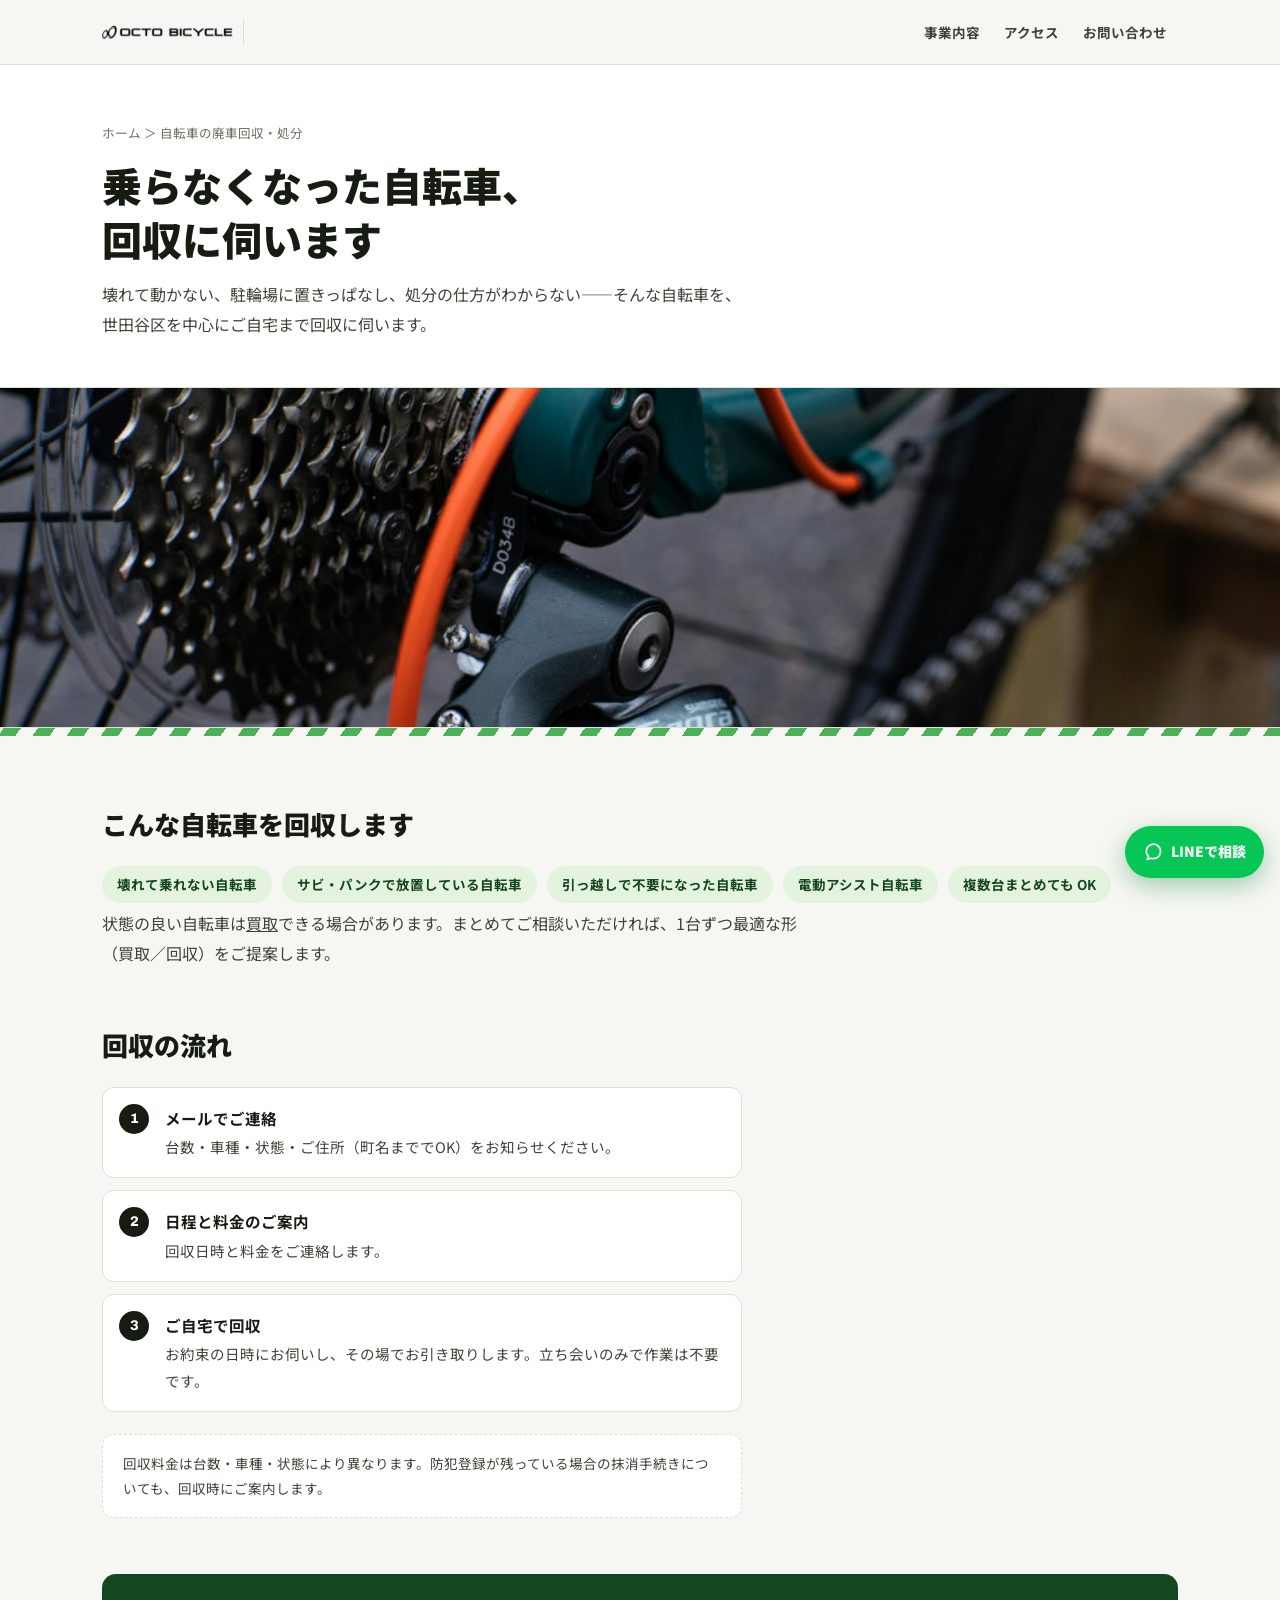
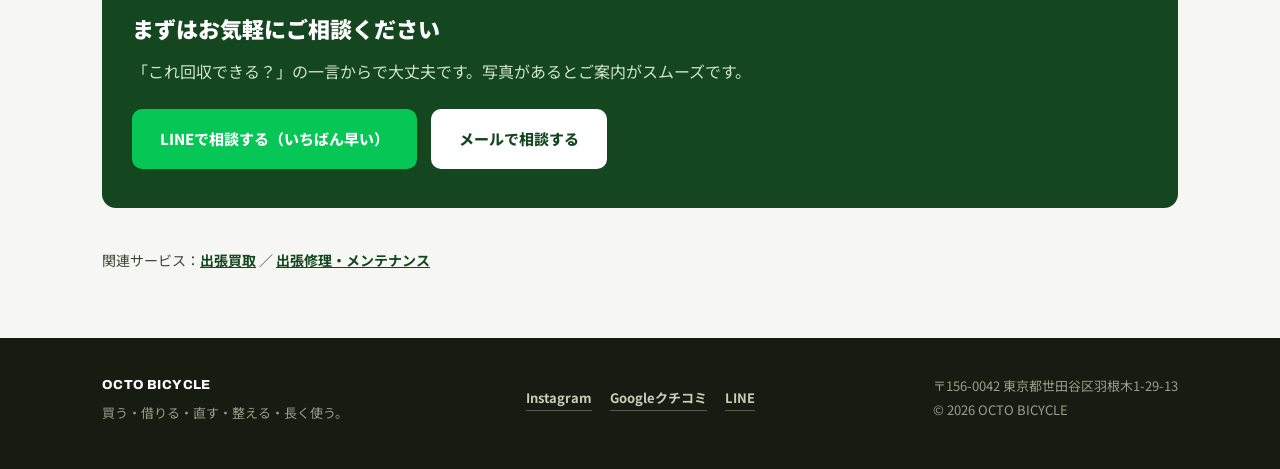
<file: services/haisha-kaishu.html>
<!DOCTYPE html>
<html lang="ja">
<head>
<meta charset="UTF-8">
<meta name="viewport" content="width=device-width, initial-scale=1.0">
<title>自転車の廃車回収・処分（世田谷）｜OCTO BICYCLE</title>
<meta name="description" content="世田谷区で不要になった自転車・壊れた自転車の回収・処分。ご自宅まで引き取りに伺います。防犯登録の抹消もご案内。まずはメールでご相談ください。">
<link rel="canonical" href="https://octobicycle.com/services/haisha-kaishu.html">
<meta property="og:type" content="website">
<meta property="og:title" content="自転車の廃車回収・処分（世田谷）｜OCTO BICYCLE">
<meta property="og:description" content="世田谷区で不要になった自転車・壊れた自転車の回収・処分。ご自宅まで引き取りに伺います。防犯登録の抹消もご案内。まずはメールでご相談ください。">
<meta property="og:url" content="https://octobicycle.com/services/haisha-kaishu.html">
<meta property="og:image" content="https://octobicycle.com/images/ogp.jpg">
<link rel="icon" href="../images/favicon.png">
<link rel="preconnect" href="https://fonts.googleapis.com">
<link rel="preconnect" href="https://fonts.gstatic.com" crossorigin>
<link href="https://fonts.googleapis.com/css2?family=Archivo:ital,wdth,wght@0,75..125,400..900;1,75..125,400..900&family=Noto+Sans+JP:wght@400;700;900&display=swap" rel="stylesheet">
<link rel="stylesheet" href="../css/style.css">
<script type="application/ld+json">
{
  "@context": "https://schema.org",
  "@type": "Service",
  "name": "自転車の廃車回収・処分",
  "serviceType": "自転車回収",
  "areaServed": "東京都世田谷区および近隣エリア",
  "provider": {
    "@type": "BikeStore",
    "name": "OCTO BICYCLE",
    "email": "octobicycle@gmail.com",
    "telephone": "+81-70-3227-6440",
    "address": {
      "@type": "PostalAddress",
      "streetAddress": "羽根木1-29-13",
      "addressLocality": "世田谷区",
      "addressRegion": "東京都",
      "postalCode": "156-0042",
      "addressCountry": "JP"
    }
  }
}
</script>
<script type="application/ld+json">
{
  "@context": "https://schema.org",
  "@type": "BreadcrumbList",
  "itemListElement": [
    { "@type": "ListItem", "position": 1, "name": "ホーム", "item": "https://octobicycle.com/" },
    { "@type": "ListItem", "position": 2, "name": "自転車の廃車回収・処分", "item": "https://octobicycle.com/services/haisha-kaishu.html" }
  ]
}
</script>
</head>
<body>

<header class="site">
  <div class="container site-inner">
    <a class="brand" href="../index.html"><img src="../images/logo-black.png" alt="OCTO BICYCLE" style="height:26px;width:auto"></a>
    <nav class="main static-nav">
      <a href="../index.html#services">事業内容</a>
      <a href="../index.html#access">アクセス</a>
      <a href="../index.html#contact">お問い合わせ</a>
    </nav>
  </div>
</header>

<section class="page-hero">
  <div class="container">
    <p class="crumb"><a href="../index.html">ホーム</a> ＞ 自転車の廃車回収・処分</p>
    <h1>乗らなくなった自転車、<br>回収に伺います</h1>
    <p class="page-lead">壊れて動かない、駐輪場に置きっぱなし、処分の仕方がわからない——そんな自転車を、世田谷区を中心にご自宅まで回収に伺います。</p>
  </div>
</section>

<div class="page-photo"><img src="../images/specialimg04.jpg" alt="" loading="lazy"></div>
<div class="stripe" aria-hidden="true"></div>

<main class="page-body">
  <div class="container">
    <h2>こんな自転車を回収します</h2>
    <ul class="chip-list">
      <li>壊れて乗れない自転車</li><li>サビ・パンクで放置している自転車</li>
      <li>引っ越しで不要になった自転車</li><li>電動アシスト自転車</li><li>複数台まとめても OK</li>
    </ul>
    <p>状態の良い自転車は<a href="kaitori.html">買取</a>できる場合があります。まとめてご相談いただければ、1台ずつ最適な形（買取／回収）をご提案します。</p>

    <h2>回収の流れ</h2>
    <ol class="flow">
      <li><b>メールでご連絡</b>台数・車種・状態・ご住所（町名まででOK）をお知らせください。</li>
      <li><b>日程と料金のご案内</b>回収日時と料金をご連絡します。</li>
      <li><b>ご自宅で回収</b>お約束の日時にお伺いし、その場でお引き取りします。立ち会いのみで作業は不要です。</li>
    </ol>
    <div class="note-box">
      回収料金は台数・車種・状態により異なります。防犯登録が残っている場合の抹消手続きについても、回収時にご案内します。
    </div>
    <div class="page-cta">
      <h2>まずはお気軽にご相談ください</h2>
      <p>「これ回収できる？」の一言からで大丈夫です。写真があるとご案内がスムーズです。</p>
      <a class="btn btn-line" href="https://lin.ee/nXJCkVd" target="_blank" rel="noopener">LINEで相談する（いちばん早い）</a>
      <a class="btn" href="mailto:octobicycle@gmail.com?subject=%E3%80%90%E5%BB%83%E8%BB%8A%E5%9B%9E%E5%8F%8E%E3%81%AE%E7%9B%B8%E8%AB%87%E3%80%91">メールで相談する</a>
    </div>
    <p class="related">関連サービス：<a href="kaitori.html">出張買取</a> ／ <a href="shutcho-shuri.html">出張修理・メンテナンス</a></p>
  </div>
</main>

<footer class="site">
  <div class="container foot-inner">
    <div>
      <b>OCTO BICYCLE</b>
      <p class="tag">買う・借りる・直す・整える・長く使う。</p>
    </div>
    <div class="foot-links">
      <a href="https://www.instagram.com/octo_bicycle?igsi=a2VmczhqdnlnZTA4&utm_source=qr" target="_blank" rel="noopener">Instagram</a>
      <a href="https://www.google.com/search?kgmid=%2Fg%2F11vxm9050g&q=OCTO+BICYCLE" target="_blank" rel="noopener">Googleクチコミ</a>
      <a href="https://lin.ee/nXJCkVd" target="_blank" rel="noopener">LINE</a>
    </div>
    <p>〒156-0042 東京都世田谷区羽根木1-29-13<br>© 2026 OCTO BICYCLE</p>
  </div>
</footer>
<a class="line-fab" href="https://lin.ee/nXJCkVd" target="_blank" rel="noopener" aria-label="LINEで相談">
  <svg viewBox="0 0 24 24" fill="none" stroke="currentColor" stroke-width="2" stroke-linecap="round" stroke-linejoin="round" aria-hidden="true"><path d="M21 11.5a8.5 8.5 0 0 1-8.5 8.5c-1 0-2-.17-2.9-.5L5 21l1.6-3.8A8.5 8.5 0 1 1 21 11.5z"/></svg><span>LINEで相談</span>
</a>

</body>
</html>
</file>
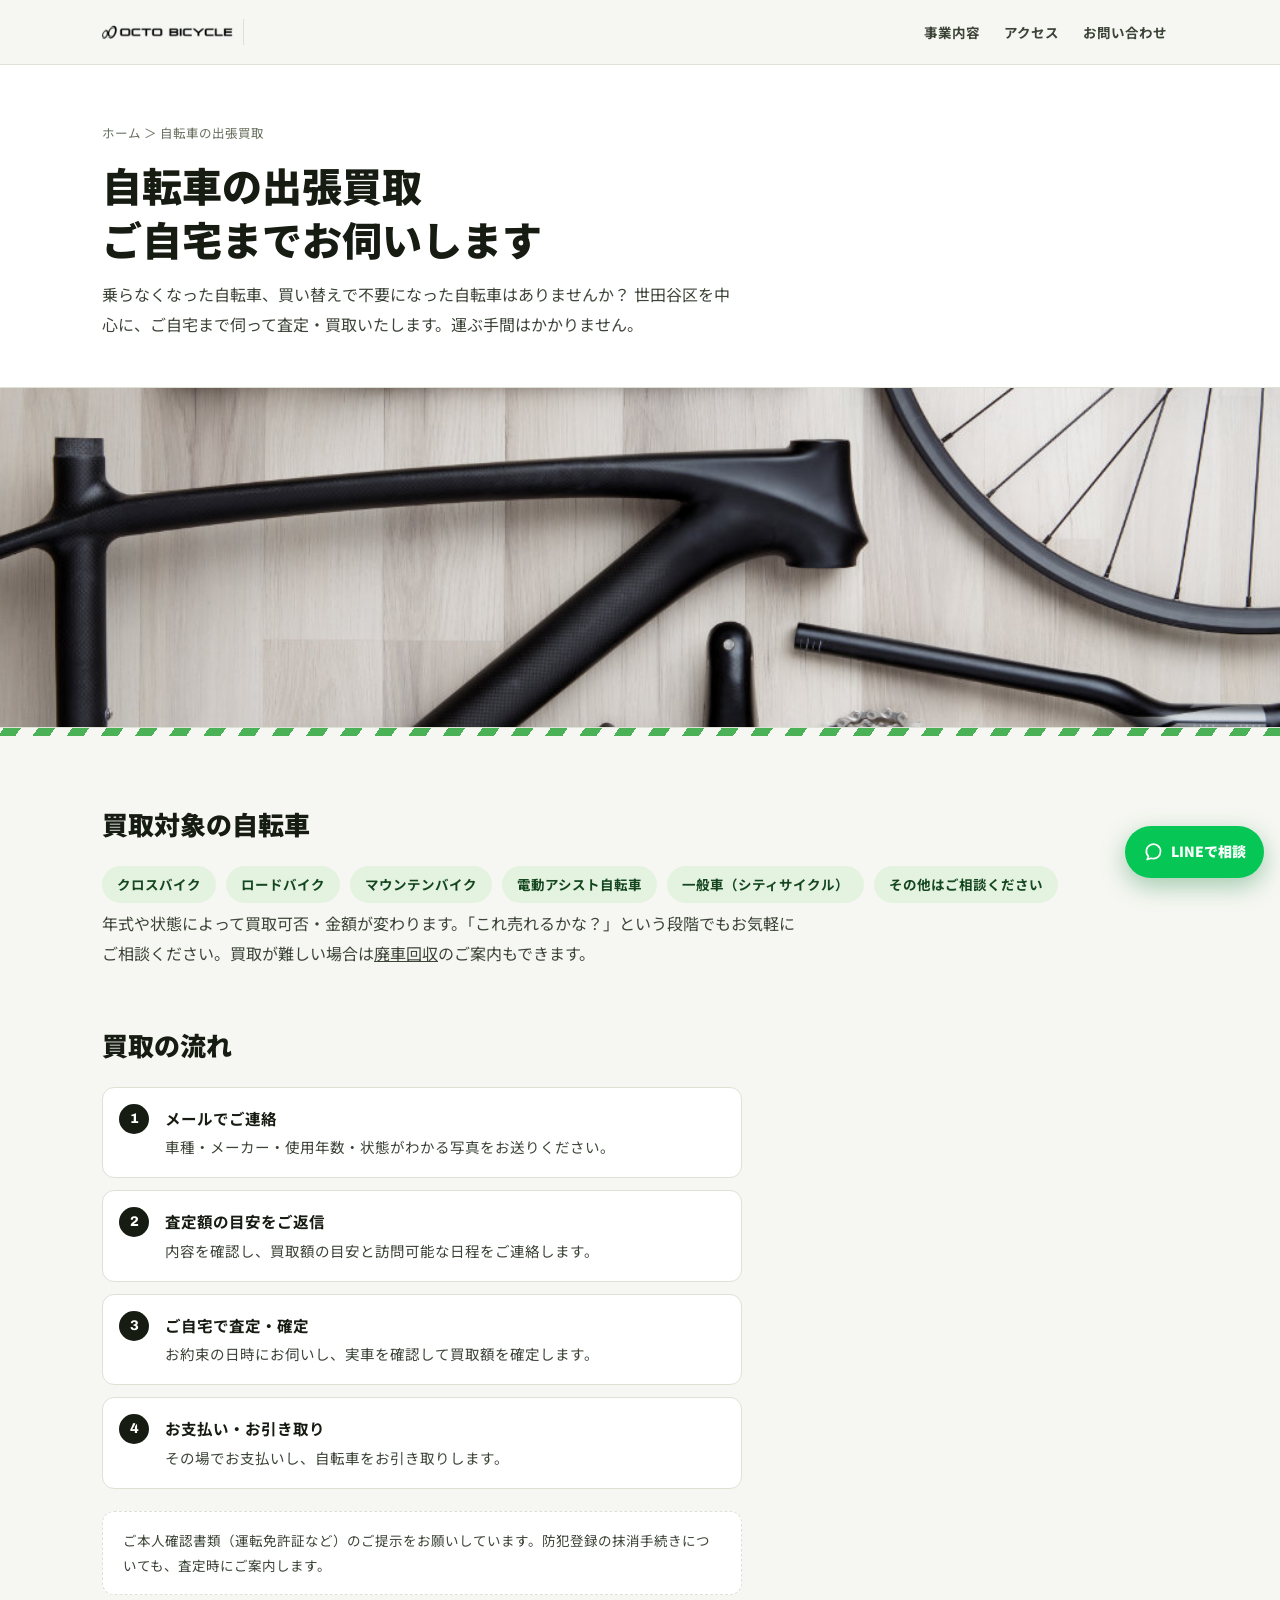
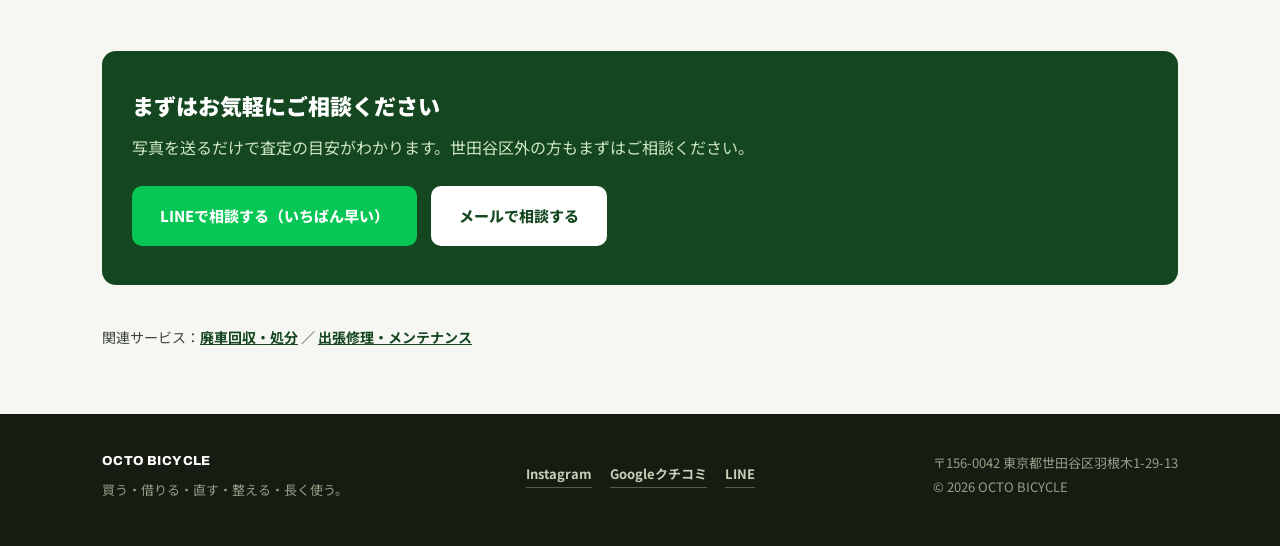
<file: services/kaitori.html>
<!DOCTYPE html>
<html lang="ja">
<head>
<meta charset="UTF-8">
<meta name="viewport" content="width=device-width, initial-scale=1.0">
<title>自転車の出張買取（世田谷）｜OCTO BICYCLE</title>
<meta name="description" content="世田谷区で自転車の出張買取。クロスバイク・ロードバイク・マウンテンバイク・電動アシストなど、ご自宅までお伺いして査定・買取します。まずはメールで車種と状態をお知らせください。">
<link rel="canonical" href="https://octobicycle.com/services/kaitori.html">
<meta property="og:type" content="website">
<meta property="og:title" content="自転車の出張買取（世田谷）｜OCTO BICYCLE">
<meta property="og:description" content="世田谷区で自転車の出張買取。クロスバイク・ロードバイク・マウンテンバイク・電動アシストなど、ご自宅までお伺いして査定・買取します。まずはメールで車種と状態をお知らせください。">
<meta property="og:url" content="https://octobicycle.com/services/kaitori.html">
<meta property="og:image" content="https://octobicycle.com/images/ogp.jpg">
<link rel="icon" href="../images/favicon.png">
<link rel="preconnect" href="https://fonts.googleapis.com">
<link rel="preconnect" href="https://fonts.gstatic.com" crossorigin>
<link href="https://fonts.googleapis.com/css2?family=Archivo:ital,wdth,wght@0,75..125,400..900;1,75..125,400..900&family=Noto+Sans+JP:wght@400;700;900&display=swap" rel="stylesheet">
<link rel="stylesheet" href="../css/style.css">
<script type="application/ld+json">
{
  "@context": "https://schema.org",
  "@type": "Service",
  "name": "自転車の出張買取",
  "serviceType": "自転車買取",
  "areaServed": "東京都世田谷区および近隣エリア",
  "provider": {
    "@type": "BikeStore",
    "name": "OCTO BICYCLE",
    "email": "octobicycle@gmail.com",
    "telephone": "+81-70-3227-6440",
    "address": {
      "@type": "PostalAddress",
      "streetAddress": "羽根木1-29-13",
      "addressLocality": "世田谷区",
      "addressRegion": "東京都",
      "postalCode": "156-0042",
      "addressCountry": "JP"
    }
  }
}
</script>
<script type="application/ld+json">
{
  "@context": "https://schema.org",
  "@type": "BreadcrumbList",
  "itemListElement": [
    { "@type": "ListItem", "position": 1, "name": "ホーム", "item": "https://octobicycle.com/" },
    { "@type": "ListItem", "position": 2, "name": "自転車の出張買取", "item": "https://octobicycle.com/services/kaitori.html" }
  ]
}
</script>
</head>
<body>

<header class="site">
  <div class="container site-inner">
    <a class="brand" href="../index.html"><img src="../images/logo-black.png" alt="OCTO BICYCLE" style="height:26px;width:auto"></a>
    <nav class="main static-nav">
      <a href="../index.html#services">事業内容</a>
      <a href="../index.html#access">アクセス</a>
      <a href="../index.html#contact">お問い合わせ</a>
    </nav>
  </div>
</header>

<section class="page-hero">
  <div class="container">
    <p class="crumb"><a href="../index.html">ホーム</a> ＞ 自転車の出張買取</p>
    <h1>自転車の出張買取<br>ご自宅までお伺いします</h1>
    <p class="page-lead">乗らなくなった自転車、買い替えで不要になった自転車はありませんか？ 世田谷区を中心に、ご自宅まで伺って査定・買取いたします。運ぶ手間はかかりません。</p>
  </div>
</section>

<div class="page-photo"><img src="../images/specialimg07.jpg" alt="" loading="lazy"></div>
<div class="stripe" aria-hidden="true"></div>

<main class="page-body">
  <div class="container">
    <h2>買取対象の自転車</h2>
    <ul class="chip-list">
      <li>クロスバイク</li><li>ロードバイク</li><li>マウンテンバイク</li>
      <li>電動アシスト自転車</li><li>一般車（シティサイクル）</li><li>その他はご相談ください</li>
    </ul>
    <p>年式や状態によって買取可否・金額が変わります。「これ売れるかな？」という段階でもお気軽にご相談ください。買取が難しい場合は<a href="haisha-kaishu.html">廃車回収</a>のご案内もできます。</p>

    <h2>買取の流れ</h2>
    <ol class="flow">
      <li><b>メールでご連絡</b>車種・メーカー・使用年数・状態がわかる写真をお送りください。</li>
      <li><b>査定額の目安をご返信</b>内容を確認し、買取額の目安と訪問可能な日程をご連絡します。</li>
      <li><b>ご自宅で査定・確定</b>お約束の日時にお伺いし、実車を確認して買取額を確定します。</li>
      <li><b>お支払い・お引き取り</b>その場でお支払いし、自転車をお引き取りします。</li>
    </ol>
    <div class="note-box">
      ご本人確認書類（運転免許証など）のご提示をお願いしています。防犯登録の抹消手続きについても、査定時にご案内します。
    </div>
    <div class="page-cta">
      <h2>まずはお気軽にご相談ください</h2>
      <p>写真を送るだけで査定の目安がわかります。世田谷区外の方もまずはご相談ください。</p>
      <a class="btn btn-line" href="https://lin.ee/nXJCkVd" target="_blank" rel="noopener">LINEで相談する（いちばん早い）</a>
      <a class="btn" href="mailto:octobicycle@gmail.com?subject=%E3%80%90%E5%87%BA%E5%BC%B5%E8%B2%B7%E5%8F%96%E3%81%AE%E7%9B%B8%E8%AB%87%E3%80%91">メールで相談する</a>
    </div>
    <p class="related">関連サービス：<a href="haisha-kaishu.html">廃車回収・処分</a> ／ <a href="shutcho-shuri.html">出張修理・メンテナンス</a></p>
  </div>
</main>

<footer class="site">
  <div class="container foot-inner">
    <div>
      <b>OCTO BICYCLE</b>
      <p class="tag">買う・借りる・直す・整える・長く使う。</p>
    </div>
    <div class="foot-links">
      <a href="https://www.instagram.com/octo_bicycle?igsi=a2VmczhqdnlnZTA4&utm_source=qr" target="_blank" rel="noopener">Instagram</a>
      <a href="https://www.google.com/search?kgmid=%2Fg%2F11vxm9050g&q=OCTO+BICYCLE" target="_blank" rel="noopener">Googleクチコミ</a>
      <a href="https://lin.ee/nXJCkVd" target="_blank" rel="noopener">LINE</a>
    </div>
    <p>〒156-0042 東京都世田谷区羽根木1-29-13<br>© 2026 OCTO BICYCLE</p>
  </div>
</footer>
<a class="line-fab" href="https://lin.ee/nXJCkVd" target="_blank" rel="noopener" aria-label="LINEで相談">
  <svg viewBox="0 0 24 24" fill="none" stroke="currentColor" stroke-width="2" stroke-linecap="round" stroke-linejoin="round" aria-hidden="true"><path d="M21 11.5a8.5 8.5 0 0 1-8.5 8.5c-1 0-2-.17-2.9-.5L5 21l1.6-3.8A8.5 8.5 0 1 1 21 11.5z"/></svg><span>LINEで相談</span>
</a>

</body>
</html>
</file>
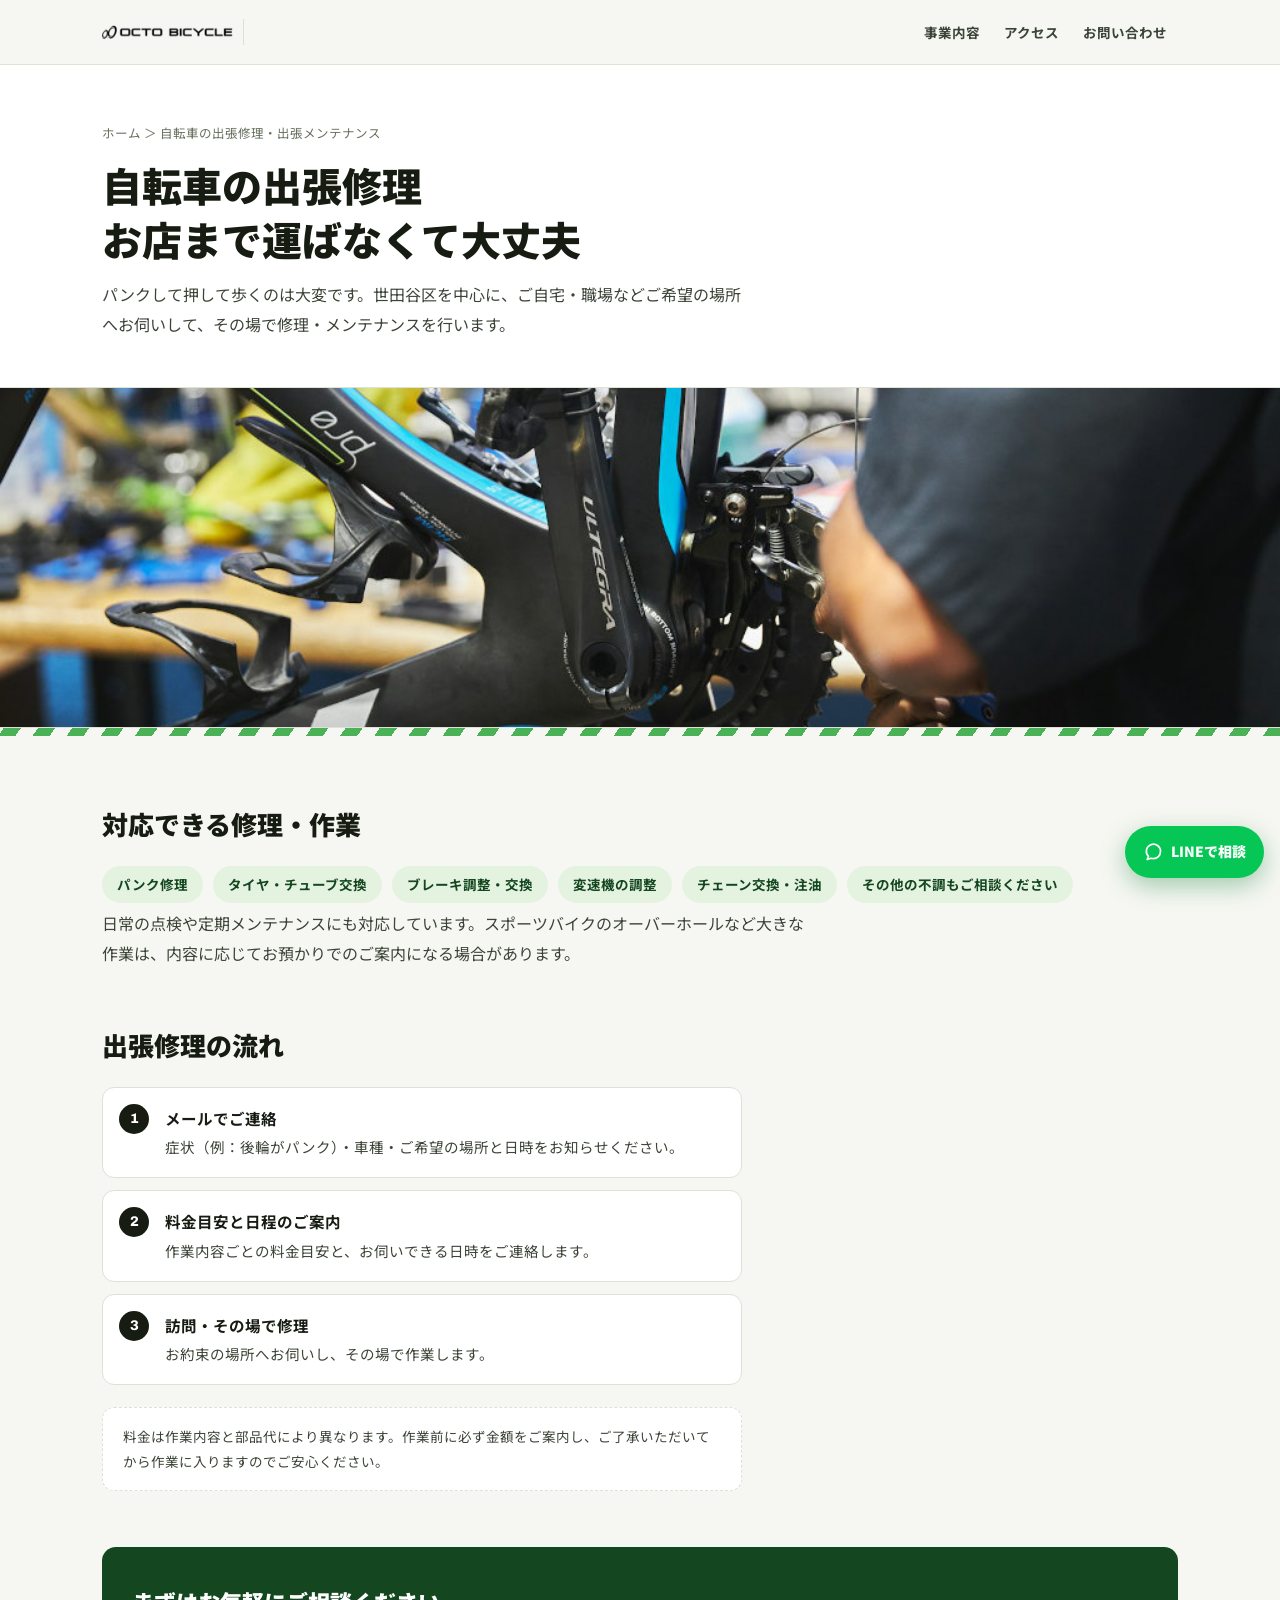
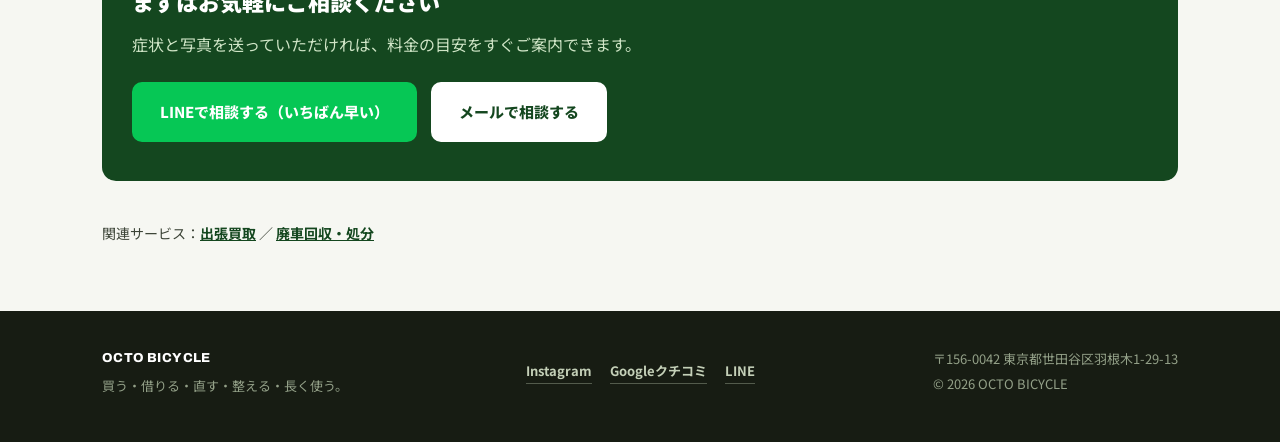
<file: services/shutcho-shuri.html>
<!DOCTYPE html>
<html lang="ja">
<head>
<meta charset="UTF-8">
<meta name="viewport" content="width=device-width, initial-scale=1.0">
<title>自転車の出張修理・出張メンテナンス（世田谷）｜OCTO BICYCLE</title>
<meta name="description" content="世田谷区で自転車の出張修理。パンク修理・タイヤ交換・ブレーキ調整・変速調整など、ご自宅や職場へお伺いします。お店まで運べない自転車もその場で対応。">
<link rel="canonical" href="https://octobicycle.com/services/shutcho-shuri.html">
<meta property="og:type" content="website">
<meta property="og:title" content="自転車の出張修理・出張メンテナンス（世田谷）｜OCTO BICYCLE">
<meta property="og:description" content="世田谷区で自転車の出張修理。パンク修理・タイヤ交換・ブレーキ調整・変速調整など、ご自宅や職場へお伺いします。お店まで運べない自転車もその場で対応。">
<meta property="og:url" content="https://octobicycle.com/services/shutcho-shuri.html">
<meta property="og:image" content="https://octobicycle.com/images/ogp.jpg">
<link rel="icon" href="../images/favicon.png">
<link rel="preconnect" href="https://fonts.googleapis.com">
<link rel="preconnect" href="https://fonts.gstatic.com" crossorigin>
<link href="https://fonts.googleapis.com/css2?family=Archivo:ital,wdth,wght@0,75..125,400..900;1,75..125,400..900&family=Noto+Sans+JP:wght@400;700;900&display=swap" rel="stylesheet">
<link rel="stylesheet" href="../css/style.css">
<script type="application/ld+json">
{
  "@context": "https://schema.org",
  "@type": "Service",
  "name": "自転車の出張修理・出張メンテナンス",
  "serviceType": "自転車出張修理",
  "areaServed": "東京都世田谷区および近隣エリア",
  "provider": {
    "@type": "BikeStore",
    "name": "OCTO BICYCLE",
    "email": "octobicycle@gmail.com",
    "telephone": "+81-70-3227-6440",
    "address": {
      "@type": "PostalAddress",
      "streetAddress": "羽根木1-29-13",
      "addressLocality": "世田谷区",
      "addressRegion": "東京都",
      "postalCode": "156-0042",
      "addressCountry": "JP"
    }
  }
}
</script>
<script type="application/ld+json">
{
  "@context": "https://schema.org",
  "@type": "BreadcrumbList",
  "itemListElement": [
    { "@type": "ListItem", "position": 1, "name": "ホーム", "item": "https://octobicycle.com/" },
    { "@type": "ListItem", "position": 2, "name": "自転車の出張修理・出張メンテナンス", "item": "https://octobicycle.com/services/shutcho-shuri.html" }
  ]
}
</script>
</head>
<body>

<header class="site">
  <div class="container site-inner">
    <a class="brand" href="../index.html"><img src="../images/logo-black.png" alt="OCTO BICYCLE" style="height:26px;width:auto"></a>
    <nav class="main static-nav">
      <a href="../index.html#services">事業内容</a>
      <a href="../index.html#access">アクセス</a>
      <a href="../index.html#contact">お問い合わせ</a>
    </nav>
  </div>
</header>

<section class="page-hero">
  <div class="container">
    <p class="crumb"><a href="../index.html">ホーム</a> ＞ 自転車の出張修理・出張メンテナンス</p>
    <h1>自転車の出張修理<br>お店まで運ばなくて大丈夫</h1>
    <p class="page-lead">パンクして押して歩くのは大変です。世田谷区を中心に、ご自宅・職場などご希望の場所へお伺いして、その場で修理・メンテナンスを行います。</p>
  </div>
</section>

<div class="page-photo"><img src="../images/specialimg02.jpg" alt="" loading="lazy"></div>
<div class="stripe" aria-hidden="true"></div>

<main class="page-body">
  <div class="container">
    <h2>対応できる修理・作業</h2>
    <ul class="chip-list">
      <li>パンク修理</li><li>タイヤ・チューブ交換</li><li>ブレーキ調整・交換</li>
      <li>変速機の調整</li><li>チェーン交換・注油</li><li>その他の不調もご相談ください</li>
    </ul>
    <p>日常の点検や定期メンテナンスにも対応しています。スポーツバイクのオーバーホールなど大きな作業は、内容に応じてお預かりでのご案内になる場合があります。</p>

    <h2>出張修理の流れ</h2>
    <ol class="flow">
      <li><b>メールでご連絡</b>症状（例：後輪がパンク）・車種・ご希望の場所と日時をお知らせください。</li>
      <li><b>料金目安と日程のご案内</b>作業内容ごとの料金目安と、お伺いできる日時をご連絡します。</li>
      <li><b>訪問・その場で修理</b>お約束の場所へお伺いし、その場で作業します。</li>
    </ol>
    <div class="note-box">
      料金は作業内容と部品代により異なります。作業前に必ず金額をご案内し、ご了承いただいてから作業に入りますのでご安心ください。
    </div>
    <div class="page-cta">
      <h2>まずはお気軽にご相談ください</h2>
      <p>症状と写真を送っていただければ、料金の目安をすぐご案内できます。</p>
      <a class="btn btn-line" href="https://lin.ee/nXJCkVd" target="_blank" rel="noopener">LINEで相談する（いちばん早い）</a>
      <a class="btn" href="mailto:octobicycle@gmail.com?subject=%E3%80%90%E5%87%BA%E5%BC%B5%E4%BF%AE%E7%90%86%E3%81%AE%E7%9B%B8%E8%AB%87%E3%80%91">メールで相談する</a>
    </div>
    <p class="related">関連サービス：<a href="kaitori.html">出張買取</a> ／ <a href="haisha-kaishu.html">廃車回収・処分</a></p>
  </div>
</main>

<footer class="site">
  <div class="container foot-inner">
    <div>
      <b>OCTO BICYCLE</b>
      <p class="tag">買う・借りる・直す・整える・長く使う。</p>
    </div>
    <div class="foot-links">
      <a href="https://www.instagram.com/octo_bicycle?igsi=a2VmczhqdnlnZTA4&utm_source=qr" target="_blank" rel="noopener">Instagram</a>
      <a href="https://www.google.com/search?kgmid=%2Fg%2F11vxm9050g&q=OCTO+BICYCLE" target="_blank" rel="noopener">Googleクチコミ</a>
      <a href="https://lin.ee/nXJCkVd" target="_blank" rel="noopener">LINE</a>
    </div>
    <p>〒156-0042 東京都世田谷区羽根木1-29-13<br>© 2026 OCTO BICYCLE</p>
  </div>
</footer>
<a class="line-fab" href="https://lin.ee/nXJCkVd" target="_blank" rel="noopener" aria-label="LINEで相談">
  <svg viewBox="0 0 24 24" fill="none" stroke="currentColor" stroke-width="2" stroke-linecap="round" stroke-linejoin="round" aria-hidden="true"><path d="M21 11.5a8.5 8.5 0 0 1-8.5 8.5c-1 0-2-.17-2.9-.5L5 21l1.6-3.8A8.5 8.5 0 1 1 21 11.5z"/></svg><span>LINEで相談</span>
</a>

</body>
</html>
</file>
<file: css/style.css>
/* =========================================================
   OCTO BICYCLE — style.css
   トーン：倉庫発の自転車屋。紙のような明るい地に、車体のグリーン。
========================================================= */
:root{
  --paper:#F6F7F2;
  --ink:#171C13;
  --ink-soft:#3C4437;
  --muted:#68705F;
  --green:#2CA53B;        /* ブランドグリーン（車体色由来） */
  --green-deep:#14471F;
  --green-pale:#E4F2E0;
  --line:#DDE2D4;
  --white:#FFFFFF;
  --radius:14px;
  --shadow:0 10px 30px rgba(20,40,20,.10);
  --font-latin:"Archivo",sans-serif;
  --font-jp:"Noto Sans JP","Noto Sans KR","Noto Sans SC",sans-serif;
}
*{margin:0;padding:0;box-sizing:border-box}
html{scroll-behavior:smooth}
@media (prefers-reduced-motion:reduce){html{scroll-behavior:auto}*{transition:none!important;animation:none!important}}
body{
  font-family:var(--font-jp);
  overflow-x:clip;
  color:var(--ink);
  background:var(--paper);
  line-height:1.85;
  -webkit-font-smoothing:antialiased;
}
img{display:block;max-width:100%;height:auto}
a{color:inherit}
.container{max-width:1120px;margin:0 auto;padding:0 22px}
section[id],#booking{scroll-margin-top:84px}

/* ---- 見出し（和文メイン＋欧文サブ） ---- */
.sec{padding:88px 0}
.sec-head{margin-bottom:44px}
.sec-head .disp{
  font-family:var(--font-latin);font-weight:800;font-stretch:120%;text-transform:uppercase;
  font-size:clamp(34px,6vw,62px);line-height:1.02;letter-spacing:.01em;color:var(--ink);
}
.sec-head h2{
  display:inline-block;font-size:15px;font-weight:900;color:var(--green-deep);
  margin-top:12px;padding-left:34px;position:relative;
}
.sec-head h2::before{
  content:"";position:absolute;left:0;top:50%;width:26px;height:3px;background:var(--green);
}
#pricing .sec-head .disp,#contact .sec-head .disp{color:#fff}
#pricing .sec-head h2{color:#8FE79A}
#contact .sec-head h2{color:#B7EFAF}

/* ---- ストライプ（倉庫の路面標示モチーフ） ---- */
.stripe{
  height:8px;
  background:repeating-linear-gradient(-55deg,var(--green) 0 14px,transparent 14px 28px);
  opacity:.85;
}

/* ================= ヘッダー ================= */
header.site{
  position:sticky;top:0;z-index:50;
  background:rgba(246,247,242,.92);backdrop-filter:blur(10px);
  border-bottom:1px solid var(--line);
  transition:background .25s ease, border-color .25s ease, box-shadow .25s ease;
}
body.home header.site.at-top{
  background:transparent;border-color:transparent;backdrop-filter:none;
}
@media (min-width:861px){
  body.home header.site.at-top nav.main a{color:#EAEFE4}
  body.home header.site.at-top nav.main a:hover{background:rgba(255,255,255,.14);color:#fff}
}
body.home header.site.at-top .lang{background:rgba(20,26,16,.4);border-color:rgba(255,255,255,.25)}
body.home header.site.at-top .lang-btn{color:#D9E2D2}
body.home header.site.at-top .lang-btn.is-active{background:#fff;color:var(--ink)}
body.home header.site.at-top #burger{background:rgba(20,26,16,.4);border-color:rgba(255,255,255,.3);color:#fff}
header.site.scrolled{box-shadow:0 6px 24px rgba(20,30,15,.08)}
.site-inner{display:flex;align-items:center;gap:14px;min-height:64px;padding-top:6px;padding-bottom:6px;flex-wrap:nowrap;min-width:0}
.brand{display:flex;align-items:center;gap:10px;text-decoration:none}
.brand img{height:30px;width:auto}
.brand .logo-w{display:none}
body.home header.site.at-top .brand .logo-b{display:none}
body.home header.site.at-top .brand .logo-w{display:block}
.brand b{
  font-family:var(--font-latin);font-weight:800;font-stretch:90%;
  font-size:17px;letter-spacing:.03em;
}
nav.main{margin-left:auto;display:flex;gap:4px}
nav.main a{
  text-decoration:none;font-size:13.5px;font-weight:700;color:var(--ink-soft);
  padding:8px 11px;border-radius:8px;
}
nav.main a:hover{background:var(--green-pale);color:var(--green-deep)}
.lang{display:flex;gap:2px;border:1px solid var(--line);border-radius:8px;padding:2px;background:var(--white)}
.lang-btn{
  border:0;background:transparent;font:inherit;font-size:12px;font-weight:700;
  padding:4px 8px;border-radius:6px;cursor:pointer;color:var(--muted);
}
.lang-btn.is-active{background:var(--ink);color:var(--white)}
#burger{display:none;margin-left:auto;border:1px solid var(--line);background:var(--white);border-radius:8px;width:40px;height:40px;font-size:18px;cursor:pointer}

/* ================= ヒーロー（写真全面） ================= */
#hero{
  position:relative;overflow:hidden;color:#fff;
  background:url("../images/hero.jpg") center 40%/cover no-repeat #10140D;
}
.hero-video{
  position:absolute;inset:0;width:100%;height:100%;object-fit:cover;z-index:0;
}
.hero-shade{
  position:absolute;inset:0;z-index:1;
  background:linear-gradient(100deg, rgba(10,14,8,.88) 0%, rgba(10,14,8,.56) 46%, rgba(10,14,8,.24) 100%);
}
#hero .hero-inner,#hero .trust{position:relative;z-index:2}
#hero .hero-inner{
  padding:118px 0 128px;max-width:1120px;margin:0 auto;
  animation:heroUp .7s ease both;
}
@keyframes heroUp{from{opacity:0;transform:translateY(16px)}to{opacity:1;transform:none}}
.hero-kicker{
  display:inline-block;font-size:13.5px;font-weight:800;color:#D6F5CF;
  border:1px solid rgba(214,245,207,.5);border-radius:999px;padding:6px 16px;margin-bottom:22px;
  backdrop-filter:blur(3px);background:rgba(20,40,20,.25);
}
#hero h1{
  font-size:clamp(38px,6.2vw,68px);font-weight:900;line-height:1.18;letter-spacing:.01em;
  text-shadow:0 2px 24px rgba(0,0,0,.45);
}
#hero h1 .l2{color:#6FE07A}
.hero-lead{margin:22px 0 32px;max-width:33em;color:#E4EBDD;font-size:16.5px;text-shadow:0 1px 12px rgba(0,0,0,.5)}
.btn-hero-ghost{background:transparent;color:#fff;border-color:#fff}
.btn-hero-ghost:hover{background:rgba(255,255,255,.14)}
.hero-stats{display:flex;gap:14px;margin-top:40px;flex-wrap:wrap}
.stat{
  border:1px solid rgba(255,255,255,.28);border-radius:12px;padding:12px 20px;
  background:rgba(16,22,12,.35);backdrop-filter:blur(4px);min-width:150px;
}
.stat b{
  display:block;font-family:var(--font-latin);font-weight:800;font-stretch:110%;
  font-size:22px;color:#8FE79A;line-height:1.2;
}
.stat span{font-size:12px;color:#CFDAC6;font-weight:700}
.hero-actions{display:flex;gap:12px;flex-wrap:wrap}
.btn{
  display:inline-block;text-decoration:none;font-weight:800;font-size:15px;
  padding:14px 26px;border-radius:10px;border:2px solid var(--ink);
  transition:transform .12s ease, background .12s ease;
}
.btn:active{transform:translateY(1px)}
.btn-primary{background:var(--ink);color:var(--white)}
.btn-primary:hover{background:var(--green-deep);border-color:var(--green-deep)}
.btn-ghost{background:transparent;color:var(--ink)}
.btn-ghost:hover{background:var(--white)}

/* ---- 予約チケット（レンタルタグ風） ---- */
.ticket{
  display:flex;filter:drop-shadow(0 14px 34px rgba(20,40,20,.18));
  width:100%;
}
.ticket-main{
  flex:1;background:var(--white);border-radius:var(--radius) 0 0 var(--radius);
  overflow:hidden;min-width:0;
}
.ticket-head{
  background:var(--ink);color:var(--white);padding:16px 22px 14px;
  display:flex;flex-direction:column;gap:2px;
}
.ticket-label{
  font-family:var(--font-latin);font-weight:800;font-stretch:115%;
  font-size:11px;letter-spacing:.34em;color:#8FE79A;text-transform:uppercase;
}
.ticket-head b{font-size:18px;font-weight:900}
.ticket-head .ticket-sub{font-size:12px;color:#BFCBB6}
.ticket-stub{
  width:64px;flex:none;background:var(--green);border-radius:0 var(--radius) var(--radius) 0;
  position:relative;display:flex;flex-direction:column;align-items:center;justify-content:space-between;
  padding:20px 0;
  border-left:2px dashed rgba(255,255,255,.75);
  -webkit-mask:radial-gradient(circle 9px at 0 0, transparent 8px, #000 9px) 0 0/100% 100% no-repeat,
               radial-gradient(circle 9px at 0 100%, transparent 8px, #000 9px) 0 0/100% 100% no-repeat;
  -webkit-mask-composite:source-in;
          mask:radial-gradient(circle 9px at 0 0, transparent 8px, #000 9px) intersect,
               radial-gradient(circle 9px at 0 100%, transparent 8px, #000 9px);
}
.stub-text{
  writing-mode:vertical-rl;font-family:var(--font-latin);font-weight:800;font-stretch:112%;
  font-size:11px;letter-spacing:.28em;color:#0E3A16;text-transform:uppercase;white-space:nowrap;
}
.stub-code{
  width:26px;height:64px;
  background:repeating-linear-gradient(0deg,#0E3A16 0 2px,transparent 2px 5px,#0E3A16 5px 6px,transparent 6px 9px);
  opacity:.9;
}
.ticket-body{padding:20px 22px 22px;display:grid;gap:14px}
.field label{display:block;font-size:12px;font-weight:800;color:var(--muted);margin-bottom:5px}
.field select,.field input[type=date],.field input[type=number]{
  width:100%;min-width:0;font:inherit;font-size:16px;padding:10px 12px;min-height:46px;
  border:1.5px solid var(--line);border-radius:9px;background:var(--paper);color:var(--ink);
  -webkit-appearance:none;appearance:none;
}
.field input[type=date]{display:block;text-align:left}
.field select:focus,.field input:focus{outline:2px solid var(--green);outline-offset:1px}
.field-row{display:grid;grid-template-columns:1fr 1fr;gap:12px}
.check{display:flex;gap:9px;align-items:flex-start;font-size:13px;color:var(--ink-soft)}
.check input{margin-top:4px;accent-color:var(--green)}
.ticket-total{
  display:flex;justify-content:space-between;align-items:baseline;
  border-top:2px dashed var(--line);padding-top:14px;
}
.ticket-total .lbl{font-size:13px;font-weight:800;color:var(--muted)}
.ticket-total .amt{font-family:var(--font-latin);font-size:30px;font-weight:800}
.hint{font-size:12.5px;color:var(--green-deep);background:var(--green-pale);border-radius:8px;padding:7px 11px}
.ticket-main .btn{width:100%;text-align:center;border-color:var(--green);background:var(--green);color:#fff;cursor:pointer;font-family:inherit}
.ticket-main .btn:hover{background:var(--green-deep);border-color:var(--green-deep)}
.ticket-main .btn.pay{background:var(--white);color:var(--green-deep)}
.ticket-note{font-size:12px;color:var(--muted);text-align:center}

/* ---- トラストバー ---- */
.trust{position:relative;border-top:1px solid rgba(255,255,255,.18);background:rgba(12,16,10,.45);backdrop-filter:blur(6px)}
.trust-inner{display:flex;gap:28px;align-items:center;justify-content:center;padding:13px 0;flex-wrap:wrap}
.trust-inner a{font-size:13.5px;font-weight:700;color:#E7EEE0;text-decoration:none;display:flex;gap:7px;align-items:center}
.trust-inner a:hover{color:#8FE79A}
.trust-inner svg{width:17px;height:17px}

/* ================= マーキー ================= */
.marquee{
  overflow:hidden;background:var(--ink);border-bottom:1px solid #232B1D;
  padding:13px 0;
}
.marquee-track{
  display:flex;width:max-content;animation:mq 28s linear infinite;
  font-family:var(--font-latin);font-weight:800;font-stretch:115%;
  font-size:15px;letter-spacing:.22em;color:#5F6C55;text-transform:uppercase;white-space:nowrap;
}
@keyframes mq{to{transform:translateX(-50%)}}
@media (prefers-reduced-motion:reduce){.marquee-track{animation:none}}

/* ================= セクション交互背景 ================= */
.sec-alt{background:var(--white);border-top:1px solid var(--line);border-bottom:1px solid var(--line)}

/* ================= レンタル ================= */
.rental-grid{display:grid;grid-template-columns:1.05fr .95fr;gap:34px;align-items:start}
.rental-grid .ticket{position:sticky;top:88px;justify-self:stretch;max-width:none}
.bike-cards{display:grid;grid-template-columns:1fr;gap:22px}
.bike-card{
  background:var(--white);border:1px solid var(--line);border-radius:var(--radius);
  overflow:hidden;box-shadow:var(--shadow);
  transition:transform .18s ease, box-shadow .18s ease;
}
.bike-card:hover{transform:translateY(-4px);box-shadow:0 16px 40px rgba(20,40,20,.16)}
.bike-photo{background:#EFF1EA;aspect-ratio:16/8.5;display:flex;align-items:center;justify-content:center}
.bike-photo img{width:100%;height:100%;object-fit:contain;mix-blend-mode:multiply;padding:14px}
.bike-body{padding:22px 24px 26px}
.bike-tag{font-size:12.5px;font-weight:800;color:var(--green-deep);background:var(--green-pale);display:inline-block;border-radius:999px;padding:3px 12px;margin-bottom:9px}
.bike-body h3{font-size:21px;font-weight:900;margin-bottom:7px}
.bike-desc{font-size:14.5px;color:var(--ink-soft)}
.rental-lead{max-width:44em;color:var(--ink-soft);margin-bottom:36px}

/* ================= 料金 ================= */
#pricing{background:var(--ink);color:var(--paper)}
#pricing .sec-head h2{color:var(--white)}
#pricing .sec-head .sub{color:#7ED08A}
.price-common{color:#B9C4AE;font-size:14px;margin-bottom:26px}
.price-grid{display:grid;grid-template-columns:repeat(3,1fr);gap:18px}
.price-cell{
  border:1px solid #33402C;border-radius:var(--radius);padding:26px 24px;background:#1E2618;
}
.price-cell .plan{font-size:14px;font-weight:800;color:#9FB894;margin-bottom:8px}
.price-cell .val{font-family:var(--font-latin);font-size:36px;font-weight:800;color:var(--white);line-height:1.1}
.price-cell .note{font-size:13px;color:#8FA383;margin-top:8px}
.price-cell.hl{border-color:var(--green);background:#203320}
.delivery-box{
  margin-top:26px;border:1.5px dashed #47563E;border-radius:var(--radius);
  padding:18px 22px;display:flex;gap:14px;align-items:flex-start;color:#D7E0CC;font-size:14.5px;
}
.delivery-box svg{width:26px;height:26px;flex:none;color:#7ED08A;margin-top:2px}
.delivery-box b{display:block;color:var(--white);margin-bottom:3px}

/* ================= 事業内容 ================= */
.svc-grid{display:grid;grid-template-columns:1fr 1fr;gap:16px}
.svc{
  background:var(--white);border:1px solid var(--line);border-radius:var(--radius);
  overflow:hidden;display:flex;flex-direction:column;
  transition:transform .18s ease, box-shadow .18s ease, border-color .18s ease;
}
.svc:hover{transform:translateY(-4px);box-shadow:0 16px 40px rgba(20,40,20,.15);border-color:var(--green)}
.svc-photo{position:relative;aspect-ratio:16/8.2;overflow:hidden;background:#E8ECE2}
.svc-photo img{width:100%;height:100%;object-fit:cover;transition:transform .5s ease}
.svc:hover .svc-photo img{transform:scale(1.06)}
.svc-photo::after{
  content:"";position:absolute;inset:0;
  background:linear-gradient(180deg,rgba(10,14,8,.05) 55%,rgba(10,14,8,.55));
}
.svc-num{
  position:absolute;top:12px;left:14px;z-index:2;
  font-family:var(--font-latin);font-weight:800;font-stretch:115%;font-size:13px;
  color:#fff;background:rgba(16,22,12,.55);backdrop-filter:blur(3px);
  border:1px solid rgba(255,255,255,.35);border-radius:8px;padding:3px 9px;letter-spacing:.12em;
}
.svc-latin{
  position:absolute;left:14px;bottom:10px;z-index:2;
  font-family:var(--font-latin);font-weight:800;font-stretch:118%;font-size:14px;
  letter-spacing:.18em;color:#fff;text-transform:uppercase;
  text-shadow:0 1px 10px rgba(0,0,0,.5);
}
.svc-body{padding:18px 22px 20px;display:flex;flex-direction:column;flex:1}
.svc-icon{
  display:inline-flex;width:30px;height:30px;border-radius:9px;background:var(--green-pale);
  color:var(--green-deep);align-items:center;justify-content:center;margin-right:9px;
  vertical-align:-8px;flex:none;
}
.svc-icon svg{width:17px;height:17px}
.svc h3{font-size:17px;font-weight:900;margin-bottom:8px;display:flex;align-items:center}
.svc p{font-size:13.8px;color:var(--ink-soft);line-height:1.85}
.svc .svc-more{margin-top:auto;padding-top:12px}
.svc-closing{
  margin-top:34px;font-size:clamp(16px,2.4vw,20px);font-weight:900;line-height:1.7;
  border-left:5px solid var(--green);padding-left:18px;max-width:38em;
}

/* ================= アクセス ================= */
.access-grid{display:grid;grid-template-columns:1fr 1fr;gap:36px;align-items:start}
.access-info dl{display:grid;grid-template-columns:auto 1fr;gap:8px 18px;font-size:15px}
.access-info dt{font-weight:800;color:var(--muted);white-space:nowrap}
.access-note{margin-top:16px;font-size:14px;color:var(--ink-soft);background:var(--green-pale);border-radius:10px;padding:13px 16px}
.access-info .btn{margin-top:20px;font-size:14px;padding:11px 20px}
.map-wrap{border-radius:var(--radius);overflow:hidden;border:1px solid var(--line);box-shadow:var(--shadow)}
.map-wrap iframe{width:100%;height:340px;border:0;display:block}

/* ================= フォトバンド ================= */
.photo-band{
  position:relative;min-height:320px;display:flex;align-items:center;justify-content:center;
  background:
    linear-gradient(rgba(10,14,8,.62), rgba(10,14,8,.62)),
    url("../images/contact.jpg") center/cover no-repeat fixed #10140D;
  padding:76px 22px;
}
.pb-inner{text-align:center;max-width:760px}
.pb-disp{
  font-family:var(--font-latin);font-weight:800;font-stretch:118%;font-size:13px;
  letter-spacing:.34em;color:#8FE79A;text-transform:uppercase;margin-bottom:14px;
}
.pb-inner h2{
  color:#fff;font-size:clamp(24px,4.4vw,40px);font-weight:900;letter-spacing:.03em;
  text-shadow:0 2px 20px rgba(0,0,0,.5);line-height:1.5;
}
.pb-sub{
  margin-top:14px;color:#D7E0CC;font-size:clamp(13.5px,1.8vw,15.5px);line-height:1.9;
  text-shadow:0 1px 12px rgba(0,0,0,.6);
}
@media (max-width:860px){.photo-band{background-attachment:scroll;min-height:240px;padding:56px 22px}}

/* ================= FAQ ================= */
.faq-item{border-bottom:1px solid var(--line)}
.faq-item summary{
  cursor:pointer;list-style:none;font-weight:800;font-size:15.5px;
  padding:18px 34px 18px 0;position:relative;
}
.faq-item summary::-webkit-details-marker{display:none}
.faq-item summary::after{
  content:"＋";position:absolute;right:4px;top:16px;color:var(--green);font-weight:900;
}
.faq-item[open] summary::after{content:"−"}
.faq-item p{padding:0 0 20px;font-size:14.5px;color:var(--ink-soft);max-width:46em}

/* ================= お問い合わせ ================= */
#contact{
  position:relative;color:#EAF4E4;
  background:
    linear-gradient(100deg, rgba(12,36,18,.92) 0%, rgba(12,36,18,.72) 55%, rgba(12,36,18,.5) 100%),
    url("../images/aboutimg01.jpg") center/cover no-repeat var(--green-deep);
}
#contact .sec-head h2{color:var(--white)}
#contact .sec-head .sub{color:#8FD79A}
.contact-lead{max-width:36em;margin-bottom:26px;color:#CFE5C6}
.contact-actions{display:flex;gap:14px;flex-wrap:wrap;align-items:center}
.contact-actions .btn{border-color:var(--white);background:var(--white);color:var(--green-deep)}
.contact-actions .btn:hover{background:var(--green-pale)}
.contact-mail{font-family:var(--font-latin);font-weight:700;font-size:17px;color:var(--white);text-decoration:none;border-bottom:2px solid rgba(255,255,255,.4)}

/* ================= フッター ================= */
footer.site{background:var(--ink);color:#93A088;padding:34px 0 44px;font-size:13px}
@media (max-width:860px){footer.site{padding-bottom:120px}}
footer .foot-inner{display:flex;justify-content:space-between;gap:18px;flex-wrap:wrap;align-items:center}
footer b{color:var(--white);font-family:var(--font-latin);font-weight:800;letter-spacing:.03em}
footer .tag{margin-top:4px}

/* ---- スマホ固定CTA ---- */
#stickyCta{
  position:fixed;left:0;right:0;bottom:0;z-index:60;
  padding:10px 16px calc(10px + env(safe-area-inset-bottom));
  background:rgba(23,28,19,.96);display:none;justify-content:center;
  transform:translateY(110%);transition:transform .25s ease;
}
@media (max-width:860px){#stickyCta{display:flex}}
#stickyCta.show{transform:translateY(0)}
#stickyCta a{
  display:block;width:100%;max-width:520px;text-align:center;text-decoration:none;
  background:var(--green);color:#fff;font-weight:900;font-size:16px;
  padding:13px;border-radius:10px;
}

/* ================= レスポンシブ ================= */
@media (max-width:960px){
  #hero .hero-inner{padding:84px 0 96px}
  .rental-grid{grid-template-columns:1fr}
  .rental-grid .ticket{position:static}
  .price-grid{grid-template-columns:1fr}
  .access-grid,.svc-grid{grid-template-columns:1fr}
}
@media (max-width:860px){
  nav.main{
    display:none;position:absolute;top:100%;left:0;right:0;flex-direction:column;
    background:rgba(18,23,14,.97);backdrop-filter:blur(8px);
    border-bottom:1px solid #2A331F;padding:10px 18px 16px;gap:2px;
    box-shadow:0 18px 30px rgba(8,12,6,.3);
  }
  nav.main.open{display:flex}
  nav.main a{padding:13px 10px;font-size:15px;color:#E7EEE0!important}
  nav.main a:hover{background:rgba(255,255,255,.1);color:#8FE79A!important}
  #burger{display:block}
  .sec{padding:64px 0}
}


/* ---- スマホ最適化（〜480px）---- */
@media (max-width:480px){
  .container{padding:0 16px}
  .brand img{height:20px}
  .site-inner{gap:8px}
  #burger{width:36px;height:36px;font-size:16px;flex:none}
  .lang{padding:1px;flex:none}
  .lang-btn{font-size:10.5px;padding:4px 6px;letter-spacing:0}
  #hero .hero-inner{padding:64px 0 76px}
  .hero-lead{font-size:15px}
  .btn{padding:13px 20px;font-size:14.5px;width:100%;text-align:center}
  .hero-actions{flex-direction:column}
  .ticket-body{padding:16px 16px 18px;gap:12px}
  .ticket-total .amt{font-size:26px}
  .price-cell .val{font-size:30px}
  .sec{padding:52px 0}
  .sec-head{margin-bottom:28px}
  .svc{padding:18px 16px;gap:12px}
  .svc-icon{width:40px;height:40px}
  .map-wrap iframe{height:280px}
  .access-info dl{grid-template-columns:1fr;gap:2px 0}
  .access-info dt{margin-top:10px}
  .foot-inner{flex-direction:column;align-items:flex-start}
}
@media (max-width:360px){
  .lang-btn{font-size:10px;padding:3px 5px}
  .brand img{height:22px}
}


/* ================= サービス個別ページ ================= */
.page-hero{border-bottom:1px solid var(--line);padding:56px 0 48px;background:var(--white)}
.page-hero .crumb{font-size:12.5px;color:var(--muted);margin-bottom:14px}
.page-hero .crumb a{color:var(--muted);text-decoration:none}
.page-hero .crumb a:hover{color:var(--green-deep)}
.page-hero h1{font-size:clamp(26px,4.6vw,40px);font-weight:900;line-height:1.35}
.page-hero .page-lead{margin-top:14px;max-width:40em;color:var(--ink-soft)}
.page-body{padding:64px 0}
.page-body h2{font-size:clamp(20px,3vw,26px);font-weight:900;margin:52px 0 18px}
.page-body h2:first-child{margin-top:0}
.page-body p{max-width:44em;color:var(--ink-soft)}
.chip-list{display:flex;flex-wrap:wrap;gap:10px;margin:14px 0 6px;padding:0;list-style:none}
.chip-list li{background:var(--green-pale);color:var(--green-deep);font-weight:700;font-size:13.5px;border-radius:999px;padding:6px 15px}
.flow{counter-reset:step;list-style:none;padding:0;margin:18px 0 0;display:grid;gap:12px;max-width:640px}
.flow li{
  counter-increment:step;position:relative;background:var(--white);border:1px solid var(--line);
  border-radius:12px;padding:16px 18px 16px 62px;font-size:14.5px;color:var(--ink-soft);
}
.flow li b{display:block;color:var(--ink);font-size:15.5px;margin-bottom:2px}
.flow li::before{
  content:counter(step);position:absolute;left:16px;top:16px;width:30px;height:30px;
  border-radius:50%;background:var(--ink);color:#fff;font-family:var(--font-latin);
  font-weight:800;display:flex;align-items:center;justify-content:center;font-size:14px;
}
.note-box{
  margin-top:22px;border:1.5px dashed var(--line);border-radius:12px;background:var(--white);
  padding:16px 20px;font-size:13.5px;color:var(--ink-soft);max-width:640px;
}
.page-cta{
  margin-top:56px;background:var(--green-deep);color:#EAF4E4;border-radius:var(--radius);
  padding:34px 30px;
}
.page-cta h2{color:#fff;margin:0 0 8px;font-size:22px}
.page-cta p{color:#CFE5C6;margin-bottom:18px}
.page-cta .btn{border-color:#fff;background:#fff;color:var(--green-deep)}
.related{margin-top:40px;font-size:14px}
.related a{color:var(--green-deep);font-weight:700}
@media (max-width:480px){
  .page-hero{padding:40px 0 36px}
  .page-body{padding:48px 0}
  .page-cta{padding:26px 20px}
}


/* サブページの簡易ナビ（常時表示） */
nav.static-nav{display:flex!important;position:static!important;flex-direction:row!important;
  background:none!important;border:0!important;padding:0!important;margin-left:auto;gap:2px}
@media (max-width:480px){
  nav.static-nav a{font-size:12px;padding:8px 7px}
}

.svc-more{margin-top:9px;font-size:13.5px;font-weight:800}
.svc-more a{color:var(--green-deep);text-decoration:underline;text-underline-offset:3px}
.svc-more a:hover{color:var(--green)}


/* ---- フローティングLINEボタン ---- */
.line-fab{
  position:fixed;right:16px;bottom:22px;z-index:70;
  display:flex;align-items:center;gap:8px;text-decoration:none;
  background:#06C755;color:#fff;font-weight:900;font-size:14px;
  padding:13px 18px;border-radius:999px;
  box-shadow:0 8px 24px rgba(6,120,50,.35);
  transition:transform .12s ease;
}
.line-fab:hover{transform:translateY(-2px)}
.line-fab svg{width:20px;height:20px;flex:none}
@media (max-width:860px){
  .line-fab{bottom:calc(78px + env(safe-area-inset-bottom))}
}
@media (max-width:480px){
  .line-fab{padding:12px 15px;font-size:13px;right:12px}
}
.btn-line{background:#06C755!important;border-color:#06C755!important;color:#fff!important}
.btn-line:hover{background:#05A847!important;border-color:#05A847!important}

.page-cta .btn{margin:5px 10px 5px 0}
@media (max-width:480px){.page-cta .btn{margin:5px 0;width:100%}}

.foot-links{display:flex;gap:18px;flex-wrap:wrap}
.foot-links a{color:#C4D0B8;text-decoration:none;font-weight:700;font-size:13px;border-bottom:1px solid rgba(196,208,184,.35)}
.foot-links a:hover{color:#8FE79A;border-color:#8FE79A}


/* ---- スクロール出現 ---- */
.rv{opacity:0;transform:translateY(22px);transition:opacity .6s ease,transform .6s ease}
.rv.in{opacity:1;transform:none}
.svc-grid.rv .svc{opacity:0;transform:translateY(18px);transition:opacity .5s ease,transform .5s ease}
.svc-grid.rv.in .svc{opacity:1;transform:none}
.svc-grid.rv.in .svc:nth-child(2){transition-delay:.06s}
.svc-grid.rv.in .svc:nth-child(3){transition-delay:.12s}
.svc-grid.rv.in .svc:nth-child(4){transition-delay:.18s}
.svc-grid.rv.in .svc:nth-child(5){transition-delay:.24s}
.svc-grid.rv.in .svc:nth-child(6){transition-delay:.30s}
.svc-grid.rv.in .svc:nth-child(7){transition-delay:.36s}
.svc-grid.rv.in .svc:nth-child(8){transition-delay:.42s}
@media (prefers-reduced-motion:reduce){.rv,.svc-grid.rv .svc{opacity:1;transform:none;transition:none}}

/* ---- 自転車写真ホバーズーム ---- */
.bike-photo{overflow:hidden}
.bike-photo img{transition:transform .45s ease}
.bike-card:hover .bike-photo img{transform:scale(1.05)}

/* ---- チケットのモバイル調整 ---- */
@media (max-width:520px){
  .ticket{flex-direction:column}
  .ticket-main{border-radius:var(--radius) var(--radius) 0 0}
  .ticket-stub{
    width:100%;height:52px;flex-direction:row;padding:0 18px;
    border-left:0;border-top:2px dashed rgba(255,255,255,.75);
    border-radius:0 0 var(--radius) var(--radius);
    -webkit-mask:radial-gradient(circle 9px at 0 0, transparent 8px, #000 9px),
                 radial-gradient(circle 9px at 100% 0, transparent 8px, #000 9px);
    -webkit-mask-composite:source-in;
            mask:radial-gradient(circle 9px at 0 0, transparent 8px, #000 9px) intersect,
                 radial-gradient(circle 9px at 100% 0, transparent 8px, #000 9px);
  }
  .stub-text{writing-mode:horizontal-tb;letter-spacing:.2em;font-size:10px}
  .stub-code{width:44px;height:22px;background:repeating-linear-gradient(90deg,#0E3A16 0 2px,transparent 2px 5px,#0E3A16 5px 6px,transparent 6px 9px)}
  .hero-stats{gap:10px}
  .stat{min-width:0;flex:1;padding:10px 12px}
  .stat b{font-size:16px}
  .stat span{font-size:10.5px}
}

.svc-line{color:#06A24A!important}
@media (max-width:480px){
  .svc-photo{aspect-ratio:16/9}
  .svc-body{padding:16px 16px 18px}
}
/* サービス個別ページ：ヒーロー下の写真 */
.page-photo{max-height:340px;overflow:hidden;border-bottom:1px solid var(--line)}
.page-photo img{width:100%;height:340px;object-fit:cover}
@media (max-width:480px){.page-photo img{height:200px}}

.hint-delivery{background:#FFF4D6;color:#6B5410}

/* ---- 配達料金表 ---- */
.dfee-table{margin-top:14px;display:grid;gap:6px}
.dfee-row{
  display:flex;justify-content:space-between;align-items:baseline;gap:14px;
  border-bottom:1px dashed #3A4830;padding-bottom:6px;font-size:13px;
}
.dfee-wards{color:#C9D6BE;line-height:1.7}
.dfee-wards i{font-style:normal;font-family:var(--font-latin);font-size:10.5px;color:#7E9070;margin-left:2px}
.dfee-price{font-family:var(--font-latin);font-weight:800;color:#8FE79A;white-space:nowrap}

.hint-ok{background:#DFF5DC;color:#1C5B26}

/* ---- 空き状況表示 ---- */
.avail{margin-top:7px;font-size:12.5px;font-weight:800;border-radius:8px;padding:6px 11px}
.avail.checking{background:#EEF1E9;color:#68705F}
.avail.ok{background:#DFF5DC;color:#1C5B26}
.avail.full,.avail.short{background:#FDE2E2;color:#8A1F1F}

.foot-logo{height:26px;width:auto;margin-bottom:8px}
@media (max-width:480px){.brand img{height:22px}}


/* ---- 特徴バー ---- */
.feat-strip{background:var(--white);border-bottom:1px solid var(--line)}
.feat-grid{display:grid;grid-template-columns:repeat(4,1fr);gap:14px;padding:20px 22px}
.feat{display:flex;gap:12px;align-items:center;min-width:0}
.feat-ic{
  flex:none;width:44px;height:44px;border-radius:12px;background:var(--green-pale);
  color:var(--green-deep);display:flex;align-items:center;justify-content:center;
}
.feat-ic svg{width:22px;height:22px}
.feat b{
  display:block;font-family:var(--font-latin);font-weight:800;font-stretch:112%;
  font-size:12px;letter-spacing:.14em;color:var(--ink);
}
.feat span{font-size:12.5px;color:var(--muted);font-weight:700;line-height:1.5}
@media (max-width:960px){.feat-grid{grid-template-columns:1fr 1fr;gap:12px 18px}}
@media (max-width:480px){
  .feat-grid{padding:14px 16px;gap:10px 12px}
  .feat-ic{width:36px;height:36px}
  .feat-ic svg{width:18px;height:18px}
  .feat b{font-size:10.5px;letter-spacing:.1em}
  .feat span{font-size:11px}
}

/* ---- ヒーロー：緑の予約ボタン（参考デザイン準拠） ---- */
.btn-green{background:var(--green)!important;border-color:var(--green)!important;color:#fff!important}
.btn-green:hover{background:var(--green-deep)!important;border-color:var(--green-deep)!important}


/* ================= 販売車両（中古販売） ================= */
.used-grid{display:grid;grid-template-columns:repeat(3,1fr);gap:22px}
.used-card{
  background:var(--white);border:1px solid var(--line);border-radius:var(--radius);
  overflow:hidden;display:flex;flex-direction:column;
  transition:transform .18s ease, box-shadow .18s ease, border-color .18s ease;
}
.used-card:hover{transform:translateY(-4px);box-shadow:0 16px 40px rgba(20,40,20,.15);border-color:var(--green)}
.used-photo{position:relative;aspect-ratio:4/3;background:#EFF1EA;overflow:hidden}
.used-photo img{width:100%;height:100%;object-fit:cover;transition:transform .45s ease}
.used-card:hover .used-photo img{transform:scale(1.05)}
.used-nophoto{width:100%;height:100%;display:flex;align-items:center;justify-content:center;color:#B9C1AE}
.used-nophoto svg{width:64px;height:64px}
.used-badge{
  position:absolute;top:12px;left:12px;font-family:var(--font-latin);
  font-weight:800;font-stretch:112%;font-size:12px;letter-spacing:.12em;
  border-radius:8px;padding:4px 12px;color:#fff;
}
.used-badge.hold{background:#B8860B}
.used-badge.sold{background:#5A6253}
.used-card.is-sold .used-photo img{filter:grayscale(1);opacity:.75}
.used-card.is-sold .used-price{color:var(--muted);text-decoration:line-through}
.used-body{padding:18px 20px 20px;display:flex;flex-direction:column;flex:1}
.used-body h3{font-size:16.5px;font-weight:900;margin-bottom:9px;line-height:1.5}
.used-chips{list-style:none;display:flex;flex-wrap:wrap;gap:6px;padding:0;margin:0 0 10px}
.used-chips li{
  background:var(--green-pale);color:var(--green-deep);font-weight:700;font-size:12px;
  border-radius:999px;padding:3px 11px;
}
.used-desc{font-size:13.5px;color:var(--ink-soft);line-height:1.8}
.used-foot{
  margin-top:auto;padding-top:14px;display:flex;align-items:center;justify-content:space-between;
  gap:10px;flex-wrap:wrap;border-top:1px dashed var(--line);margin-top:14px;
}
.used-price{font-family:var(--font-latin);font-weight:800;font-size:23px;color:var(--ink)}
.used-cta{
  display:inline-block;background:#06C755;color:#fff;font-weight:800;font-size:13px;
  text-decoration:none;border-radius:999px;padding:9px 16px;
}
.used-cta:hover{background:#05A847}
@media (max-width:960px){.used-grid{grid-template-columns:1fr 1fr}}
@media (max-width:640px){.used-grid{grid-template-columns:1fr}}

/* 特商法ページの表 */
.legal-table{width:100%;border-collapse:collapse;margin-top:8px;background:var(--white);
  border:1px solid var(--line);border-radius:var(--radius);overflow:hidden;font-size:14px}
.legal-table th,.legal-table td{border-bottom:1px solid var(--line);padding:14px 16px;
  text-align:left;vertical-align:top;line-height:1.8}
.legal-table th{width:32%;background:#F0F2EB;font-weight:800;color:var(--ink-soft);white-space:nowrap}
.legal-table tr:last-child th,.legal-table tr:last-child td{border-bottom:0}
@media (max-width:560px){
  .legal-table th,.legal-table td{display:block;width:100%}
  .legal-table th{border-bottom:0;padding-bottom:4px}
}

.used-empty{
  grid-column:1/-1;background:var(--white);border:1.5px dashed var(--line);border-radius:var(--radius);
  padding:34px 26px;text-align:center;
}
.used-empty p{color:var(--ink-soft);font-size:14.5px;line-height:1.9;max-width:34em;margin:0 auto 16px}

.used-actions{display:flex;gap:8px;flex-wrap:wrap;align-items:center}
.used-buy{
  display:inline-block;background:var(--green);color:#fff;font-weight:800;font-size:13px;
  text-decoration:none;border-radius:999px;padding:9px 16px;
}
.used-buy:hover{background:var(--green-deep)}
</file>
